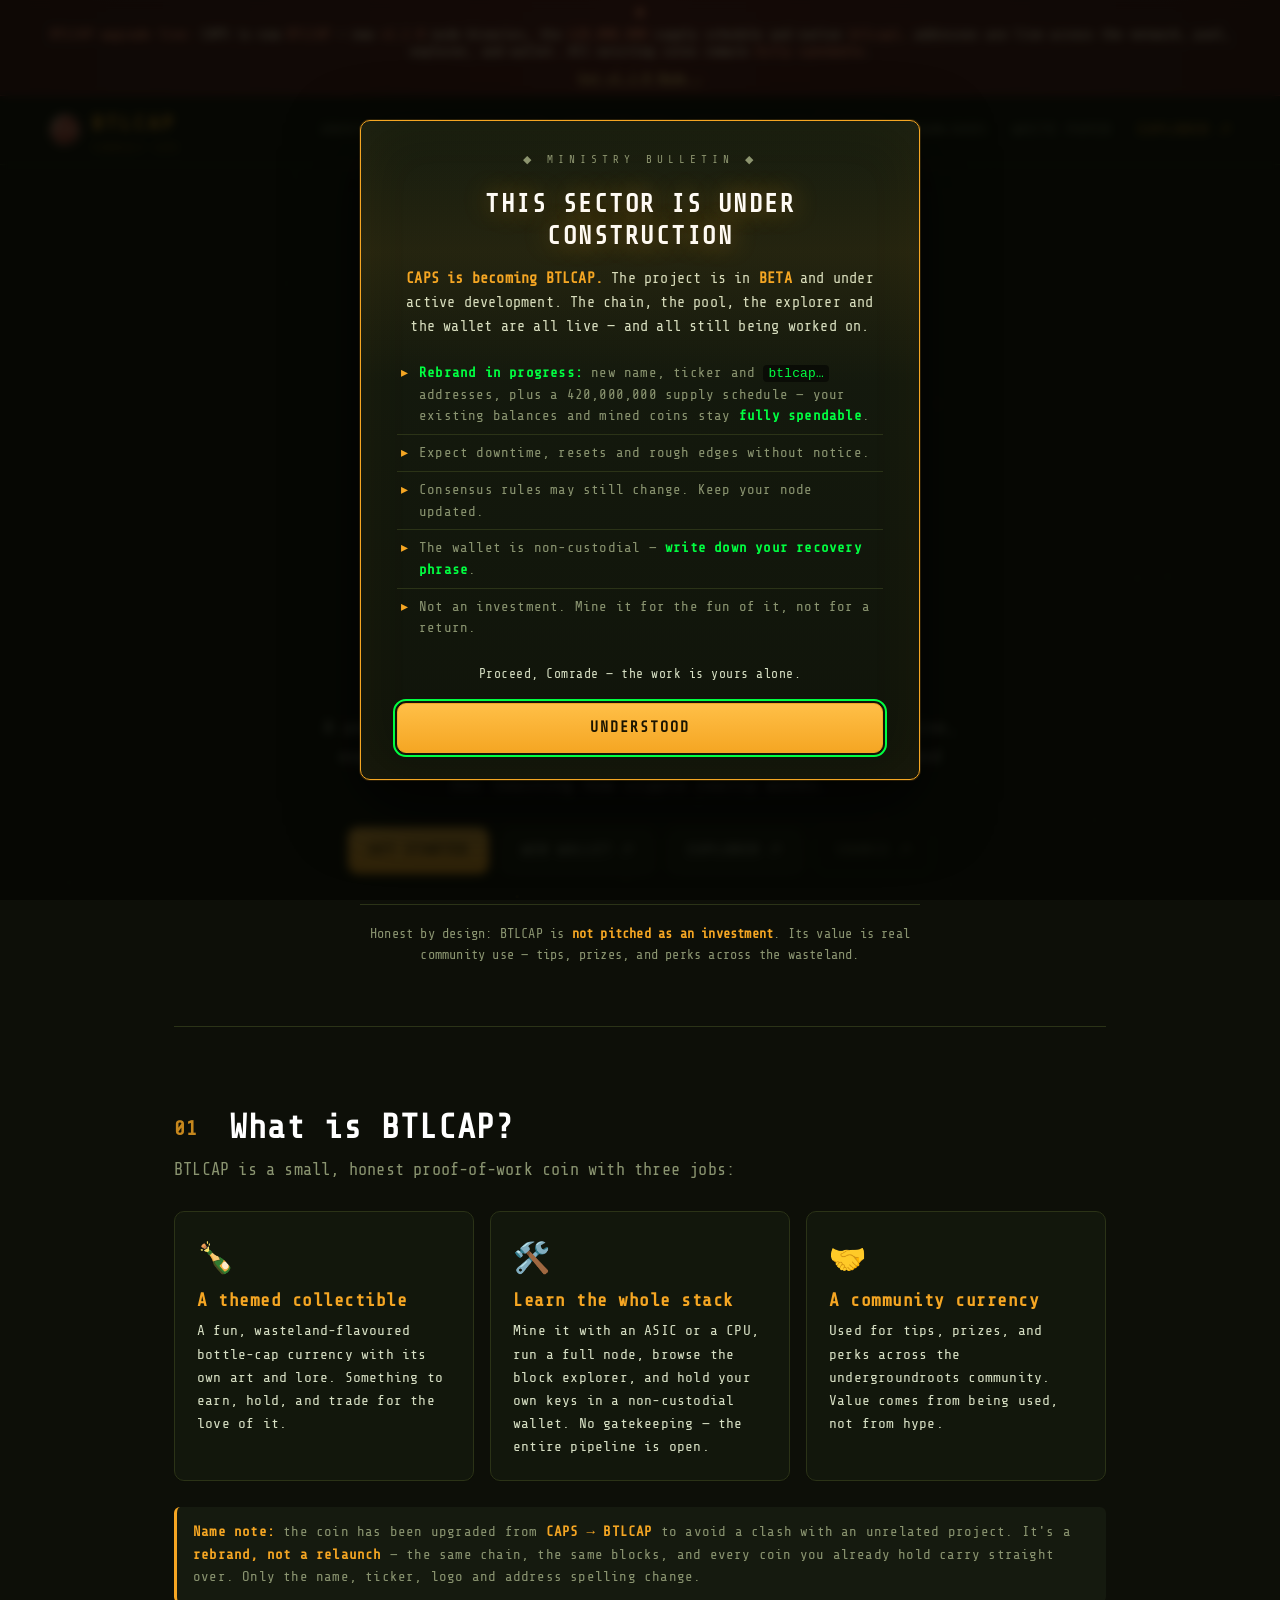
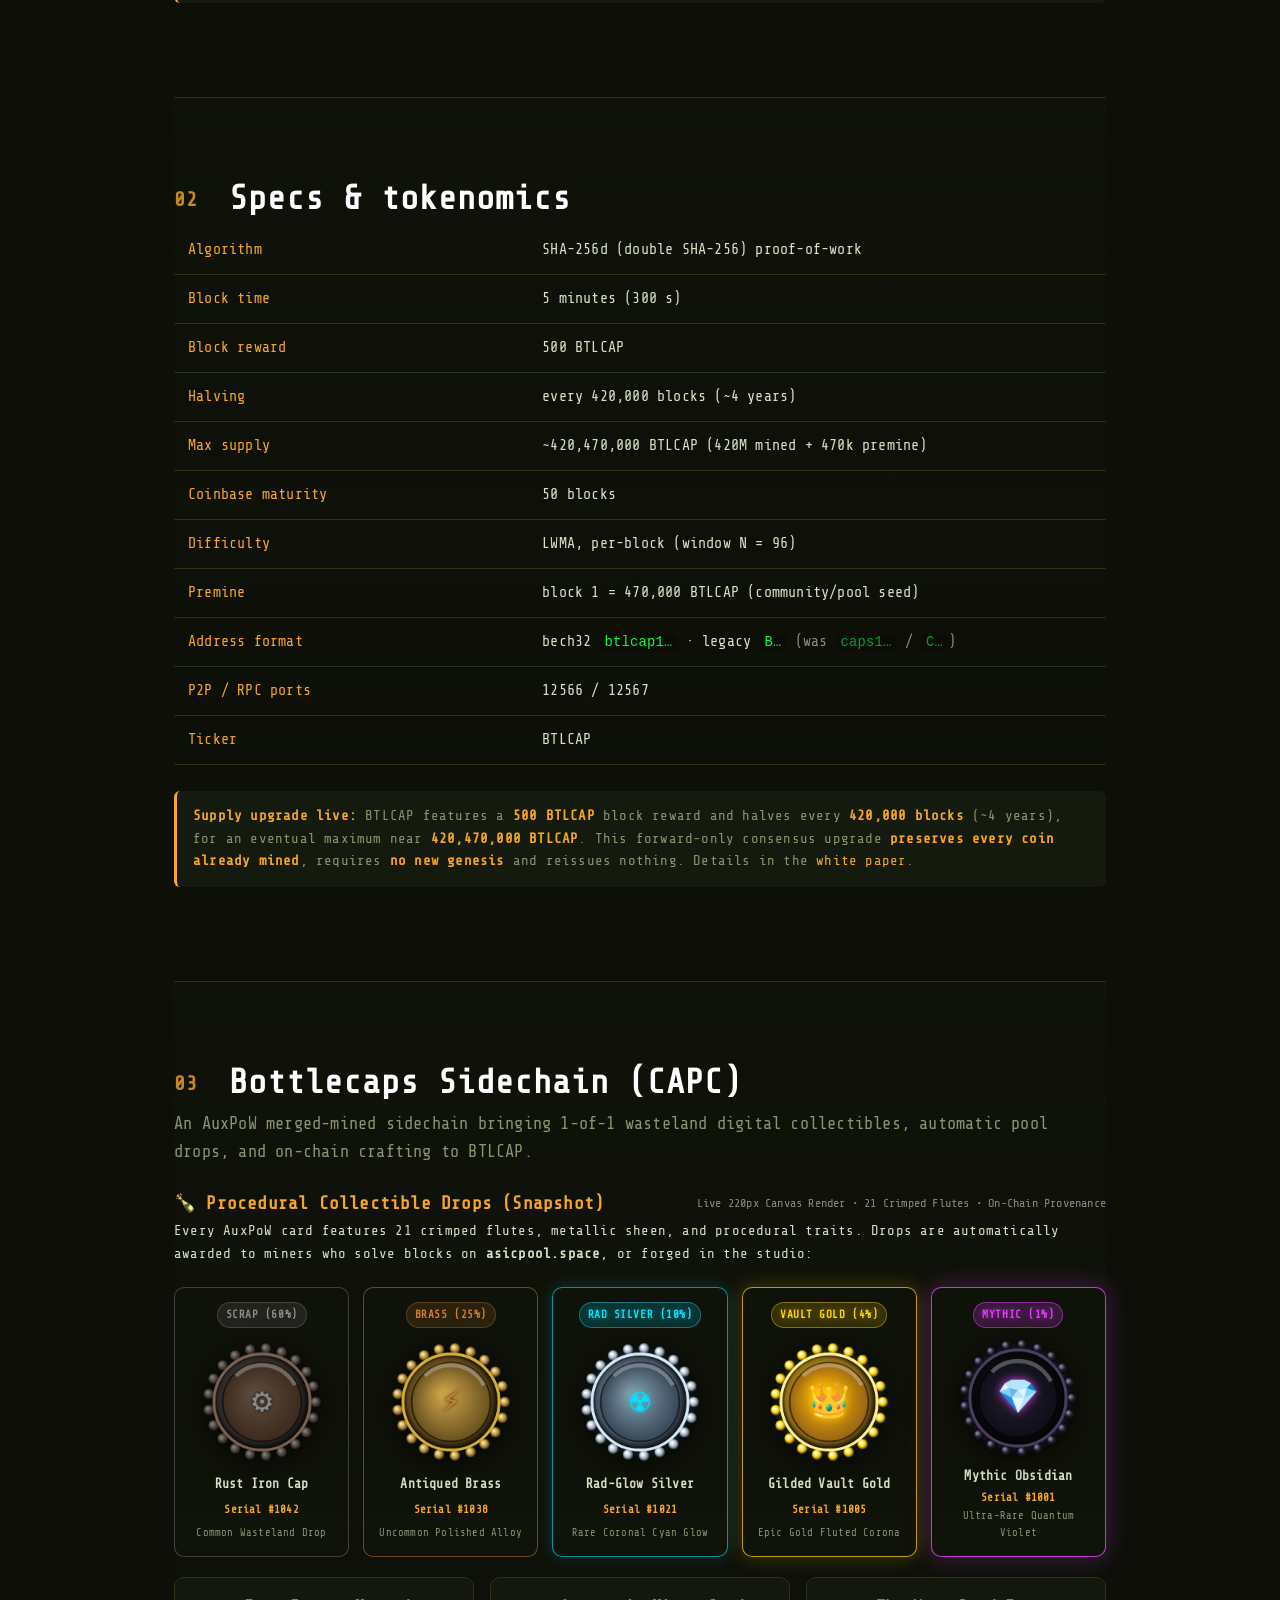
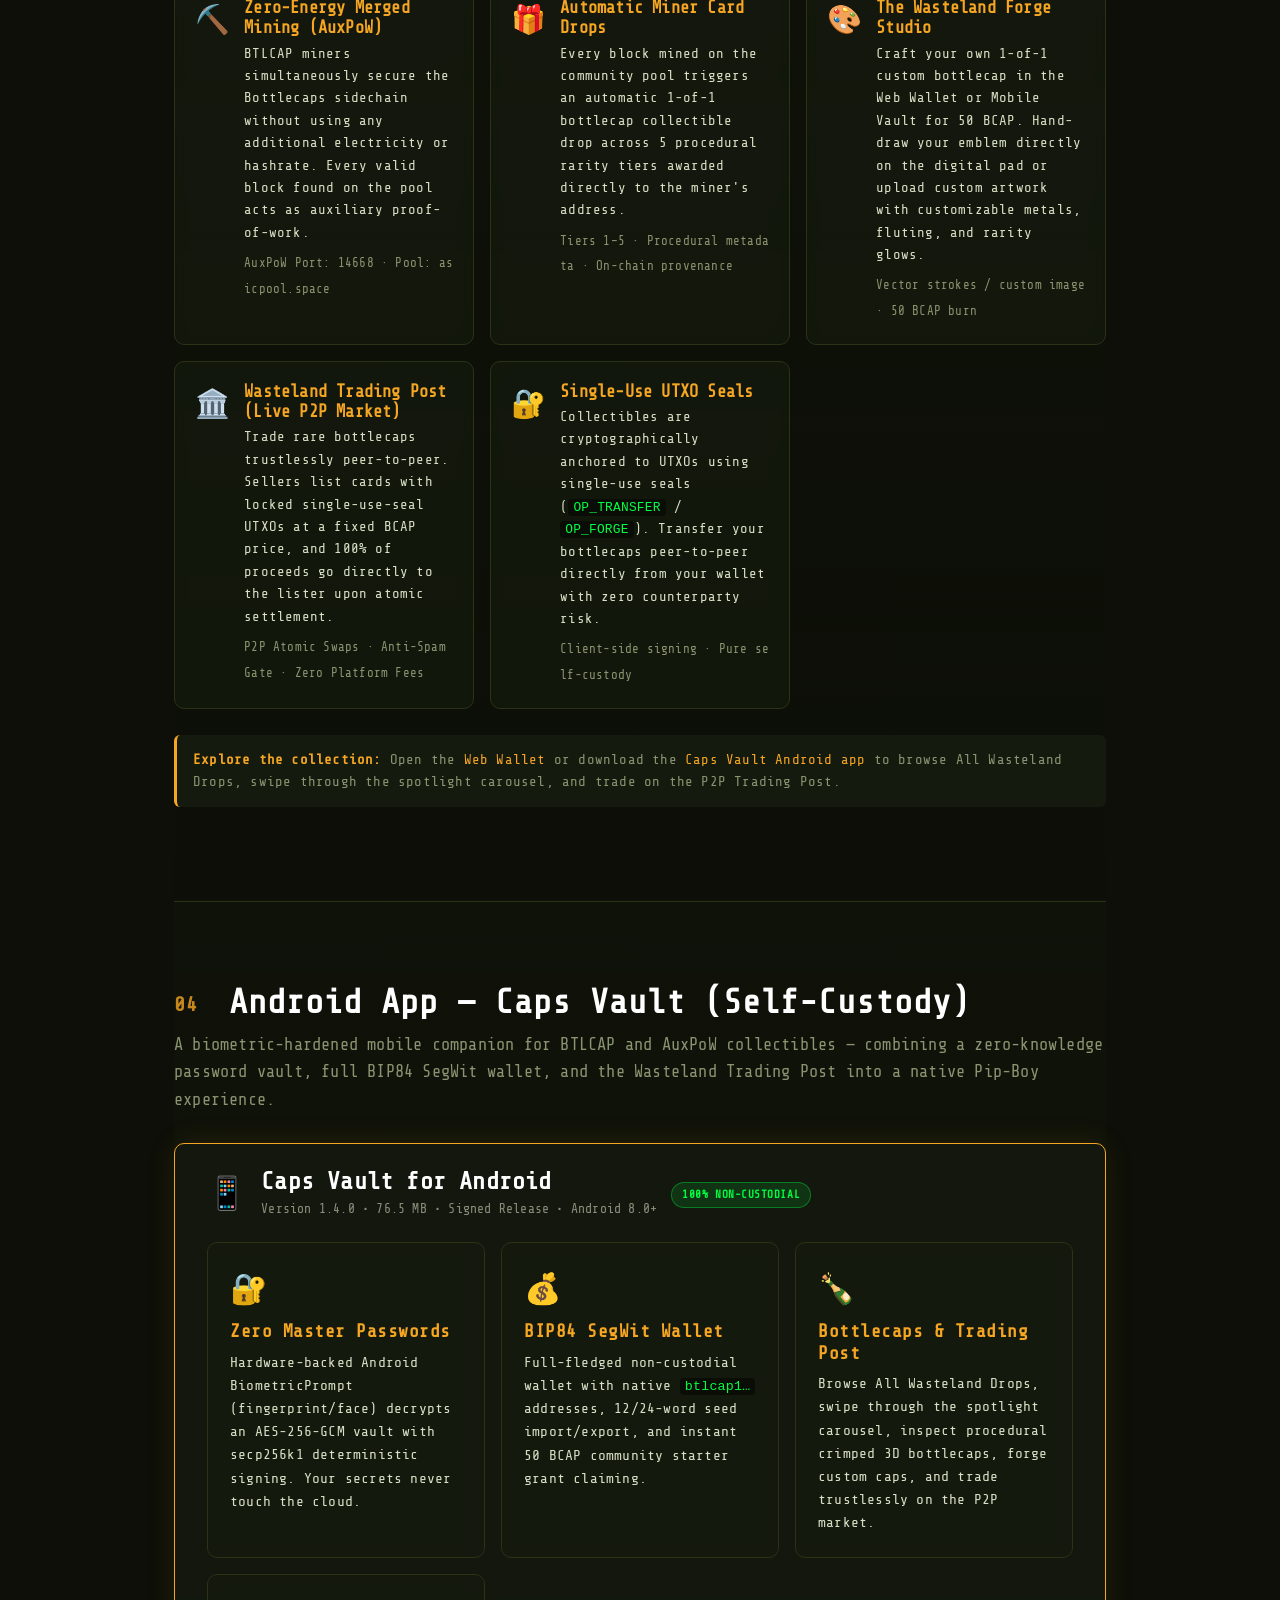
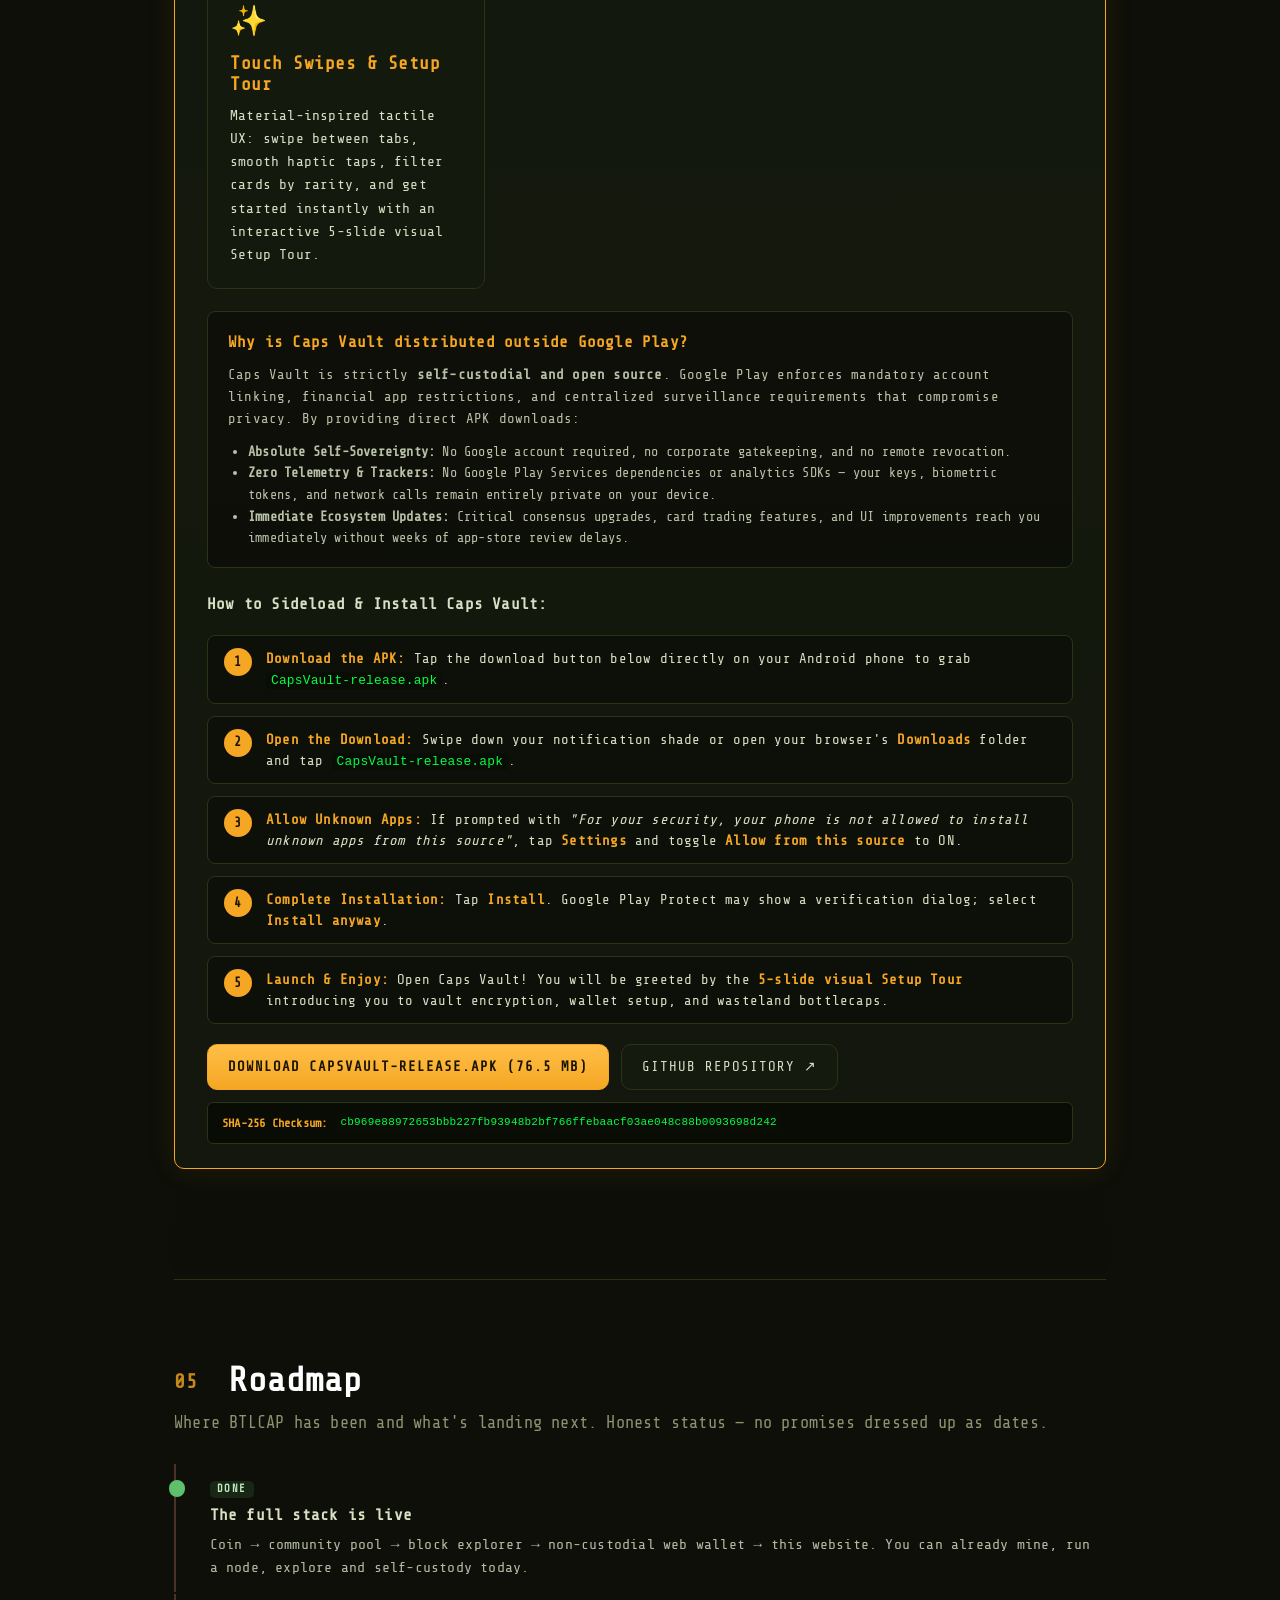
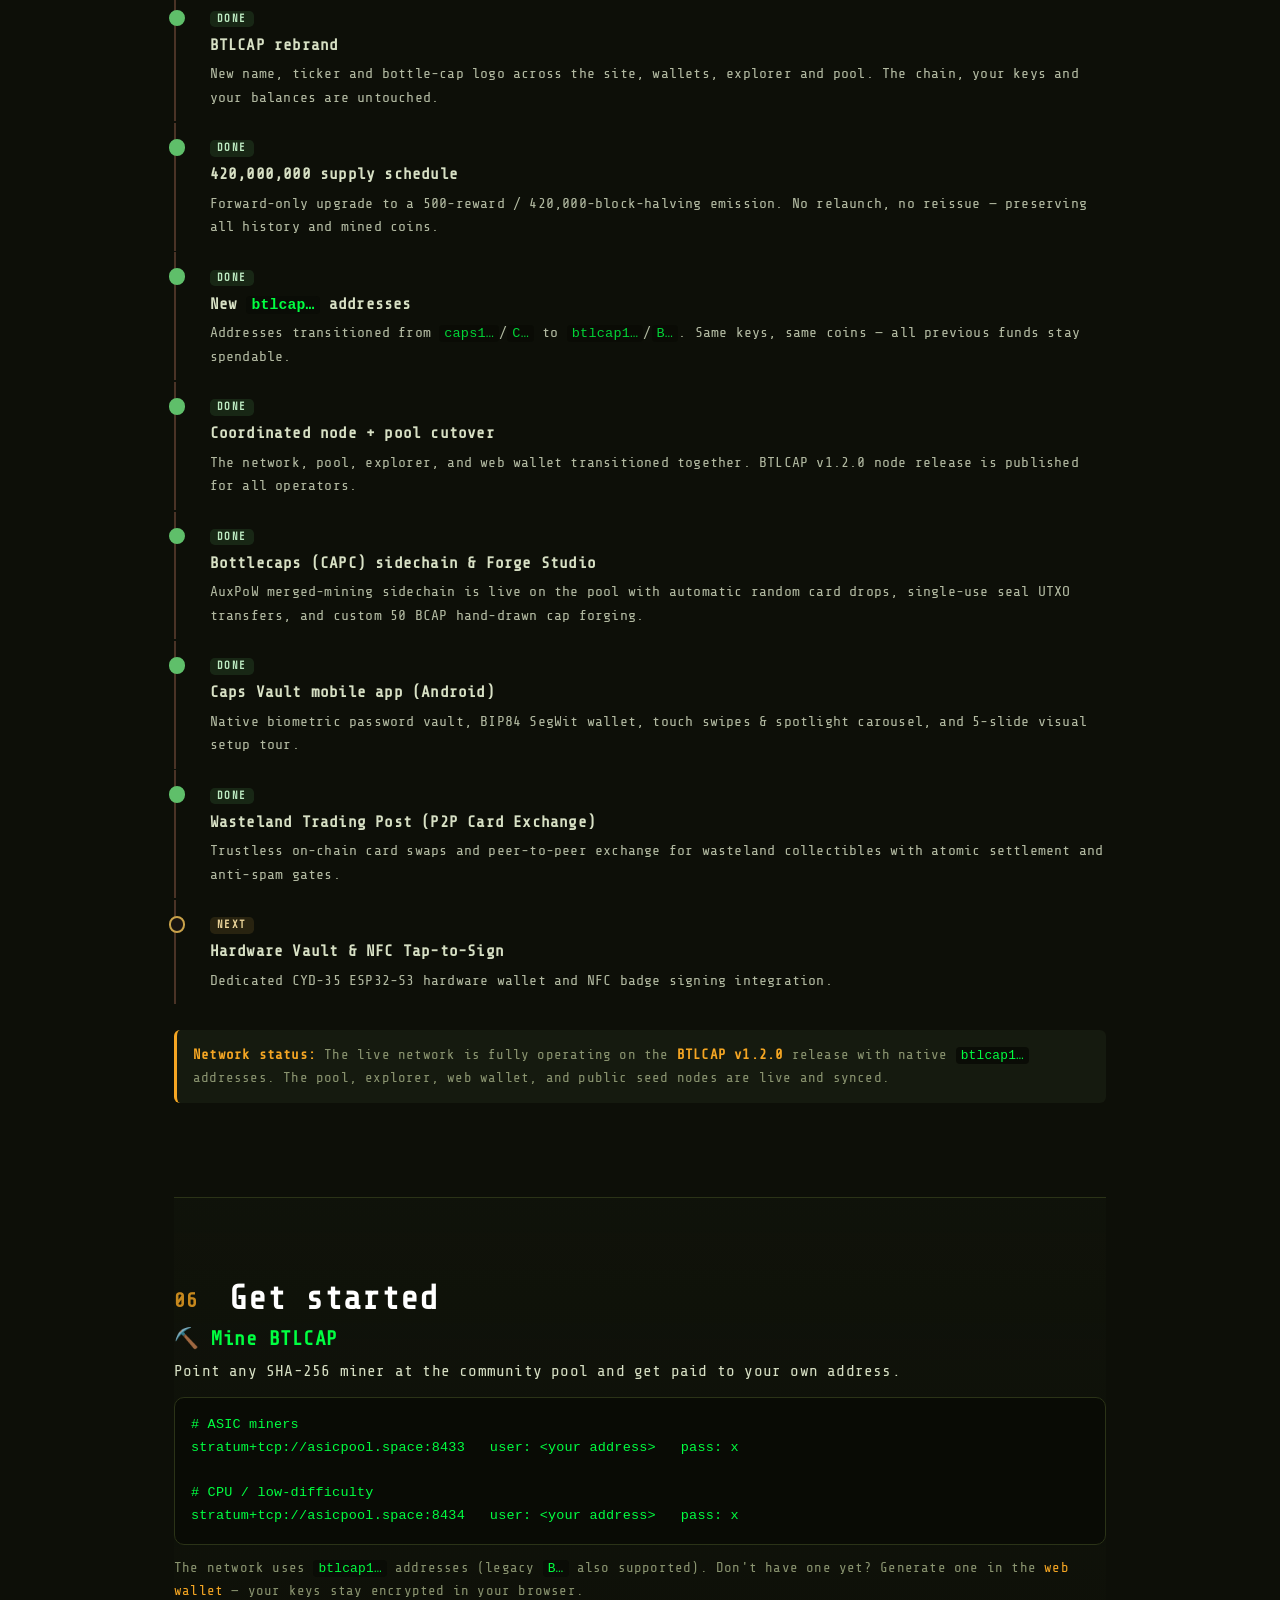
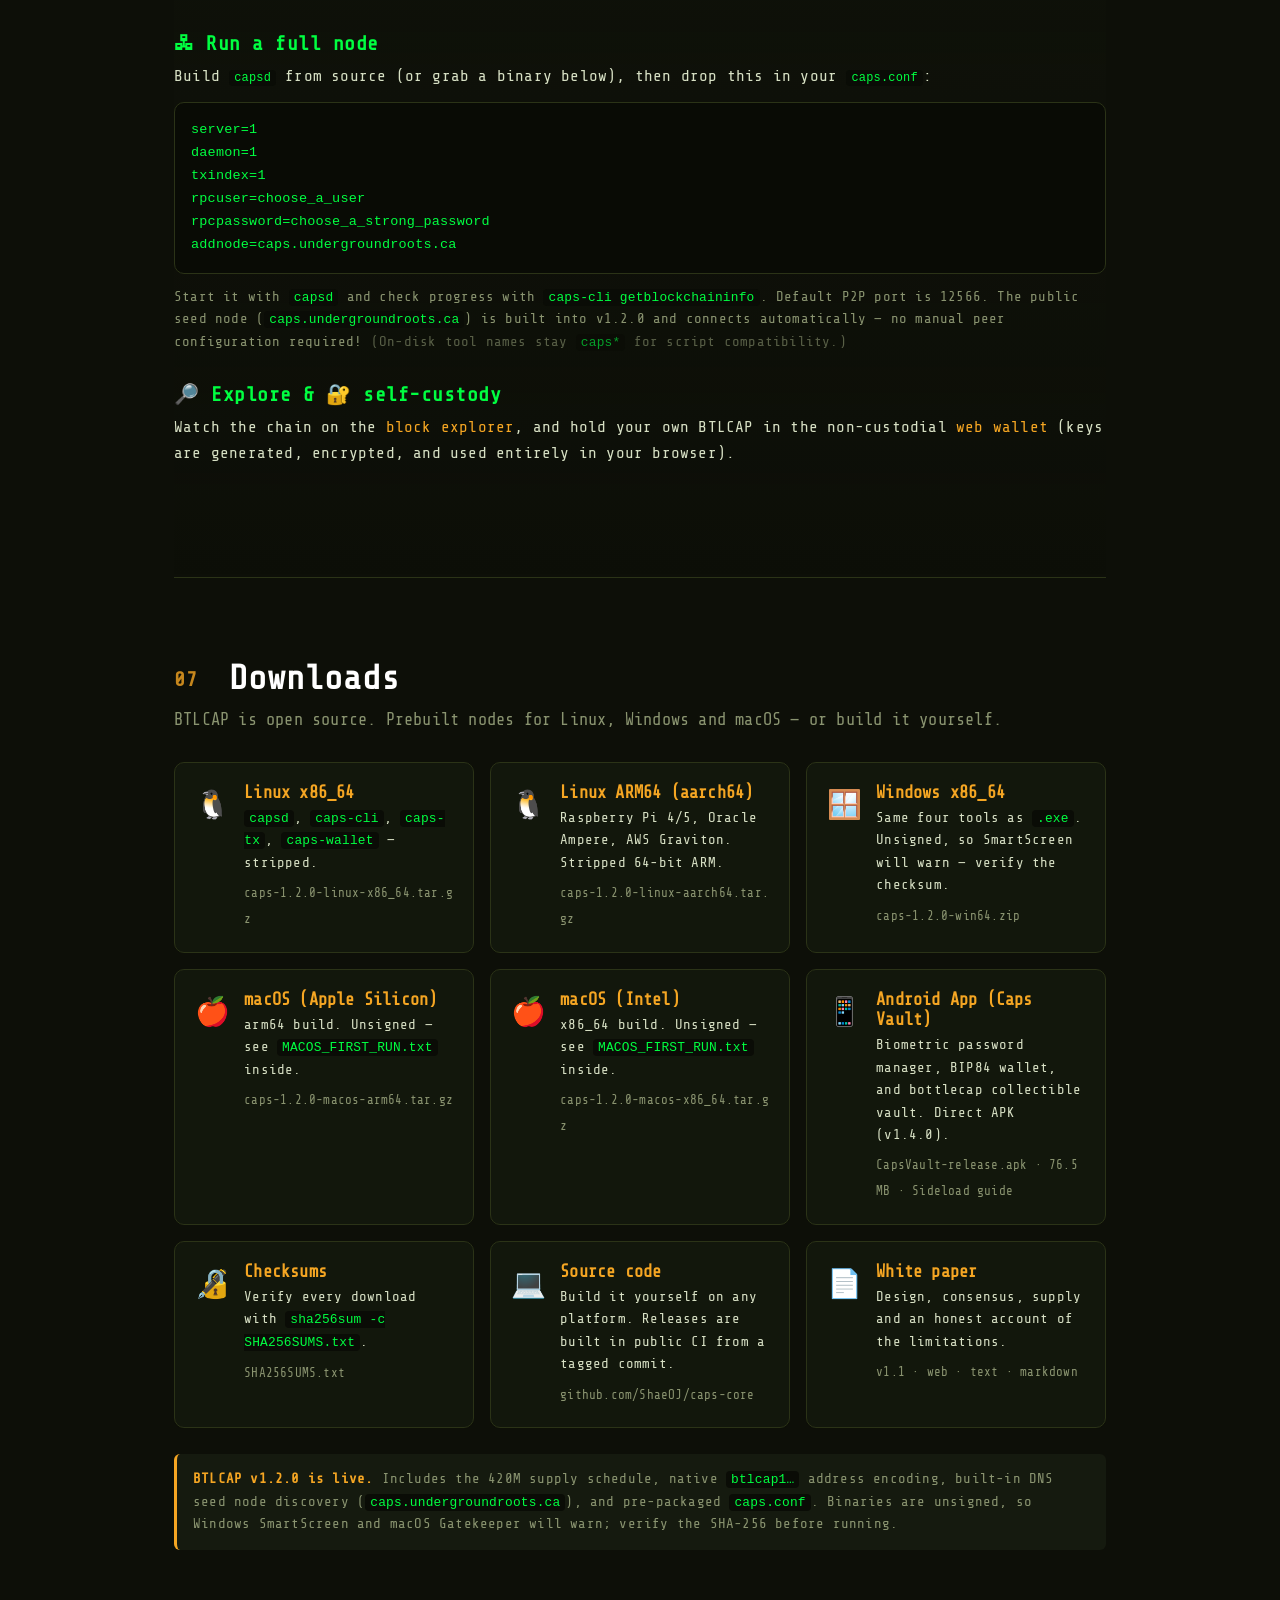
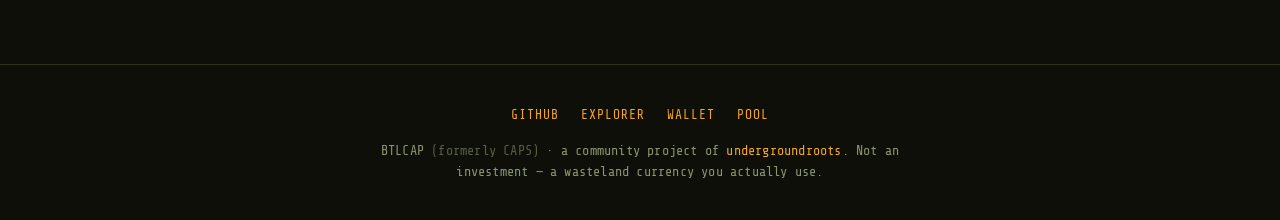
<file: index.html>
<!doctype html>
<html lang="en">
<head>
<meta charset="utf-8">
<meta name="viewport" content="width=device-width, initial-scale=1">
<meta name="color-scheme" content="dark">
<title>BTLCAP — mine it, own it, trade it</title>
<meta name="description" content="BTLCAP (formerly CAPS) is a post-apocalyptic bottle-cap community currency you can mine, explore, and self-custody. SHA256d proof-of-work. Not an investment — value is real community use.">
<meta property="og:title" content="BTLCAP — a wasteland community currency">
<meta property="og:description" content="Mine it. Own it. Trade it. A SHA256d community coin you can run, mine, explore and self-custody.">
<meta property="og:type" content="website">
<meta property="og:image" content="/assets/btlcap-og.webp">
<link rel="icon" type="image/png" href="/assets/btlcap-favicon.png">
<link rel="stylesheet" href="/assets/style.css?v=202611040845">
<style>
  /* transitional update banner */
  .update-bar{position:sticky;top:0;z-index:50;display:flex;gap:.6rem;align-items:center;justify-content:center;
    flex-wrap:wrap;padding:.5rem .9rem;font:600 .82rem/1.3 var(--mono,ui-monospace,monospace);
    text-align:center;color:#ffe9c7;background:linear-gradient(90deg,#3a1414,#5a1d1d,#3a1414);
    border-bottom:1px solid #7a2a2a;box-shadow:0 1px 0 rgba(0,0,0,.4)}
  .update-bar b{color:#ff8d6b}
  .update-bar a{color:#ffd27a;text-decoration:underline;white-space:nowrap}
  .update-bar .pulse{display:inline-block;width:.55rem;height:.55rem;border-radius:50%;background:#ff8d6b;
    box-shadow:0 0 0 0 rgba(255,141,107,.7);animation:ubp 2s infinite}
  @keyframes ubp{0%{box-shadow:0 0 0 0 rgba(255,141,107,.6)}70%{box-shadow:0 0 0 .5rem rgba(255,141,107,0)}100%{box-shadow:0 0 0 0 rgba(255,141,107,0)}}
  .brand .formerly,.hero .formerly{display:block;font:500 .62rem/1 var(--mono,monospace);letter-spacing:.18em;
    opacity:.6;text-transform:uppercase;margin-top:.15rem}
  /* roadmap timeline */
  .road{list-style:none;margin:1.4rem 0 0;padding:0;display:grid;gap:.1rem}
  .road li{position:relative;padding:.75rem 0 .75rem 2.1rem;border-left:2px solid #4a3326}
  .road li::before{content:"";position:absolute;left:-.46rem;top:1rem;width:.8rem;height:.8rem;border-radius:50%;
    background:#1a1410;border:2px solid #4a3326}
  .road li.done::before{background:#5fbf6a;border-color:#5fbf6a}
  .road li.active::before{background:#ff8d6b;border-color:#ff8d6b;box-shadow:0 0 0 .18rem rgba(255,141,107,.25)}
  .road li.next::before{background:#1a1410;border-color:#c9a24a}
  .road .ph{display:inline-block;font:700 .66rem/1 var(--mono,monospace);letter-spacing:.14em;text-transform:uppercase;
    padding:.18rem .45rem;border-radius:.3rem;margin-right:.5rem;vertical-align:.08em}
  .road li.done .ph{color:#bdebc2;background:rgba(95,191,106,.14)}
  .road li.active .ph{color:#ffd0bf;background:rgba(255,141,107,.16)}
  .road li.next .ph{color:#ecd59a;background:rgba(201,162,74,.14)}
  .road h4{margin:.1rem 0 .25rem;font-size:1rem}
  .road p{margin:0;opacity:.82;font-size:.92rem}
  .muted{opacity:.6}
</style>
</head>
<body>
<canvas id="bgfx" aria-hidden="true"></canvas>
<div class="scanlines" aria-hidden="true"></div>

<div class="update-bar" role="status">
  <span class="pulse" aria-hidden="true"></span>
  <span><b>BTLCAP upgrade live:</b> CAPS is now <b>BTLCAP</b> — new <b>v1.2.0</b> node binaries, the <b>420,000,000</b> supply schedule and native <b>btlcap1…</b> addresses are live across the network, pool, explorer, and wallet. All existing coins remain <b>fully spendable</b>.</span>
  <a href="#downloads">Get v1.2.0 Node →</a>
</div>

<header class="site-nav">
  <a class="brand" href="#top"><img src="/assets/btlcap-logo.webp" alt="" width="34" height="34"><span>BTLCAP<span class="formerly">formerly CAPS</span></span></a>
  <nav>
    <a href="#about">About</a>
    <a href="#specs">Specs</a>
    <a href="#sidechain">Sidechain</a>
    <a href="#android">Android App</a>
    <a href="#roadmap">Roadmap</a>
    <a href="#start">Get started</a>
    <a href="#downloads">Downloads</a>
    <a href="/whitepaper/">White paper</a>
    <a class="ext" href="https://caps.undergroundroots.ca">Explorer ↗</a>
  </nav>
</header>

<main id="top">

  <section class="hero">
    <img class="hero-logo" src="/assets/btlcap-logo.webp" alt="BTLCAP bottle-cap logo" width="200" height="200">
    <h1>BTLCAP<span class="formerly">formerly CAPS · same chain, same coins</span></h1>
    <p class="tag">Mine it. Own it. Trade it.</p>
    <p class="sub">A post-apocalyptic bottle-cap <b>community currency</b> you can mine, explore, and self-custody — for fun, for the community, and for learning how crypto really works.</p>
    <div class="cta">
      <a class="btn primary" href="#start">Get started</a>
      <a class="btn" href="https://wallet.undergroundroots.ca">Web wallet ↗</a>
      <a class="btn" href="https://caps.undergroundroots.ca">Explorer ↗</a>
      <a class="btn ghost" href="https://github.com/ShaeOJ/caps-core">Source ↗</a>
    </div>
    <p class="honest">Honest by design: BTLCAP is <b>not pitched as an investment</b>. Its value is real community use — tips, prizes, and perks across the wasteland.</p>
  </section>

  <section id="about" class="band">
    <h2><span class="num">01</span> What is BTLCAP?</h2>
    <p class="lead">BTLCAP is a small, honest proof-of-work coin with three jobs:</p>
    <div class="pillars">
      <div class="card">
        <div class="ico">🍾</div>
        <h3>A themed collectible</h3>
        <p>A fun, wasteland-flavoured bottle-cap currency with its own art and lore. Something to earn, hold, and trade for the love of it.</p>
      </div>
      <div class="card">
        <div class="ico">🛠️</div>
        <h3>Learn the whole stack</h3>
        <p>Mine it with an ASIC or a CPU, run a full node, browse the block explorer, and hold your own keys in a non-custodial wallet. No gatekeeping — the entire pipeline is open.</p>
      </div>
      <div class="card">
        <div class="ico">🤝</div>
        <h3>A community currency</h3>
        <p>Used for tips, prizes, and perks across the undergroundroots community. Value comes from being used, not from hype.</p>
      </div>
    </div>
    <p class="note"><b>Name note:</b> the coin has been upgraded from <b>CAPS → BTLCAP</b> to avoid a clash with an unrelated project. It's a <b>rebrand, not a relaunch</b> — the same chain, the same blocks, and every coin you already hold carry straight over. Only the name, ticker, logo and address spelling change.</p>
  </section>

  <section id="specs" class="band alt">
    <h2><span class="num">02</span> Specs &amp; tokenomics</h2>
    <div class="table-wrap">
    <table class="specs">
      <tbody>
        <tr><th>Algorithm</th><td>SHA-256d (double SHA-256) proof-of-work</td></tr>
        <tr><th>Block time</th><td>5 minutes (300 s)</td></tr>
        <tr><th>Block reward</th><td>500 BTLCAP</td></tr>
        <tr><th>Halving</th><td>every 420,000 blocks (~4 years)</td></tr>
        <tr><th>Max supply</th><td>~420,470,000 BTLCAP (420M mined + 470k premine)</td></tr>
        <tr><th>Coinbase maturity</th><td>50 blocks</td></tr>
        <tr><th>Difficulty</th><td>LWMA, per-block (window N = 96)</td></tr>
        <tr><th>Premine</th><td>block 1 = 470,000 BTLCAP (community/pool seed)</td></tr>
        <tr><th>Address format</th><td>bech32 <code>btlcap1…</code> · legacy <code>B…</code> <span class="muted">(was <code>caps1…</code> / <code>C…</code>)</span></td></tr>
        <tr><th>P2P / RPC ports</th><td>12566 / 12567</td></tr>
        <tr><th>Ticker</th><td>BTLCAP</td></tr>
      </tbody>
    </table>
    </div>
    <p class="note"><b>Supply upgrade live:</b> BTLCAP features a <b>500&nbsp;BTLCAP</b> block reward and halves every <b>420,000&nbsp;blocks</b> (~4&nbsp;years), for an eventual maximum near <b>420,470,000&nbsp;BTLCAP</b>. This forward-only consensus upgrade <b>preserves every coin already mined</b>, requires <b>no new genesis</b> and reissues nothing. Details in the <a href="/whitepaper/">white paper</a>.</p>
  </section>

  <section id="sidechain" class="band alt">
    <h2><span class="num">03</span> Bottlecaps Sidechain (CAPC)</h2>
    <p class="lead">An AuxPoW merged-mined sidechain bringing 1-of-1 wasteland digital collectibles, automatic pool drops, and on-chain crafting to BTLCAP.</p>

    <!-- Interactive Procedural Bottlecaps Snapshot Showcase -->
    <div style="margin: 24px 0 10px;">
      <div style="display:flex; justify-content:space-between; align-items:center; flex-wrap:wrap; gap:8px;">
        <h3 style="margin:0; font-size:18px; color:var(--amber);">🍾 Procedural Collectible Drops (Snapshot)</h3>
        <span class="muted" style="font-size:12px;">Live 220px Canvas Render &bull; 21 Crimped Flutes &bull; On-Chain Provenance</span>
      </div>
      <p style="margin:6px 0 18px; font-size:14px; color:var(--fg);">
        Every AuxPoW card features 21 crimped flutes, metallic sheen, and procedural traits. Drops are automatically awarded to miners who solve blocks on <b>asicpool.space</b>, or forged in the studio:
      </p>

      <div class="cap-showcase-tray">
        <div class="cap-sample-card tier-1">
          <span class="cap-sample-badge t1">Scrap (60%)</span>
          <div class="cap-sample-canvas-wrap"><canvas id="cvs-tier-1" width="160" height="160"></canvas></div>
          <div class="cap-sample-title">Rust Iron Cap</div>
          <div class="cap-sample-serial">Serial #1042</div>
          <div class="cap-sample-sub">Common Wasteland Drop</div>
        </div>

        <div class="cap-sample-card tier-2">
          <span class="cap-sample-badge t2">Brass (25%)</span>
          <div class="cap-sample-canvas-wrap"><canvas id="cvs-tier-2" width="160" height="160"></canvas></div>
          <div class="cap-sample-title">Antiqued Brass</div>
          <div class="cap-sample-serial">Serial #1038</div>
          <div class="cap-sample-sub">Uncommon Polished Alloy</div>
        </div>

        <div class="cap-sample-card tier-3">
          <span class="cap-sample-badge t3">Rad Silver (10%)</span>
          <div class="cap-sample-canvas-wrap"><canvas id="cvs-tier-3" width="160" height="160"></canvas></div>
          <div class="cap-sample-title">Rad-Glow Silver</div>
          <div class="cap-sample-serial">Serial #1021</div>
          <div class="cap-sample-sub">Rare Coronal Cyan Glow</div>
        </div>

        <div class="cap-sample-card tier-4">
          <span class="cap-sample-badge t4">Vault Gold (4%)</span>
          <div class="cap-sample-canvas-wrap"><canvas id="cvs-tier-4" width="160" height="160"></canvas></div>
          <div class="cap-sample-title">Gilded Vault Gold</div>
          <div class="cap-sample-serial">Serial #1005</div>
          <div class="cap-sample-sub">Epic Gold Fluted Corona</div>
        </div>

        <div class="cap-sample-card tier-5">
          <span class="cap-sample-badge t5">Mythic (1%)</span>
          <div class="cap-sample-canvas-wrap"><canvas id="cvs-tier-5" width="160" height="160"></canvas></div>
          <div class="cap-sample-title">Mythic Obsidian</div>
          <div class="cap-sample-serial">Serial #1001</div>
          <div class="cap-sample-sub">Ultra-Rare Quantum Violet</div>
        </div>
      </div>
    </div>

    <div class="dl-grid" style="margin: 20px 0;">
      <div class="dl">
        <div class="dl-ico">⛏️</div>
        <div>
          <h3>Zero-Energy Merged Mining (AuxPoW)</h3>
          <p>BTLCAP miners simultaneously secure the Bottlecaps sidechain without using any additional electricity or hashrate. Every valid block found on the pool acts as auxiliary proof-of-work.</p>
          <span class="dl-meta">AuxPoW Port: 14668 · Pool: asicpool.space</span>
        </div>
      </div>

      <div class="dl">
        <div class="dl-ico">🎁</div>
        <div>
          <h3>Automatic Miner Card Drops</h3>
          <p>Every block mined on the community pool triggers an automatic 1-of-1 bottlecap collectible drop across 5 procedural rarity tiers awarded directly to the miner's address.</p>
          <span class="dl-meta">Tiers 1–5 · Procedural metadata · On-chain provenance</span>
        </div>
      </div>

      <div class="dl">
        <div class="dl-ico">🎨</div>
        <div>
          <h3>The Wasteland Forge Studio</h3>
          <p>Craft your own 1-of-1 custom bottlecap in the Web Wallet or Mobile Vault for 50 BCAP. Hand-draw your emblem directly on the digital pad or upload custom artwork with customizable metals, fluting, and rarity glows.</p>
          <span class="dl-meta">Vector strokes / custom image · 50 BCAP burn</span>
        </div>
      </div>

      <div class="dl">
        <div class="dl-ico">🏛️</div>
        <div>
          <h3>Wasteland Trading Post (Live P2P Market)</h3>
          <p>Trade rare bottlecaps trustlessly peer-to-peer. Sellers list cards with locked single-use-seal UTXOs at a fixed BCAP price, and 100% of proceeds go directly to the lister upon atomic settlement.</p>
          <span class="dl-meta">P2P Atomic Swaps · Anti-Spam Gate · Zero Platform Fees</span>
        </div>
      </div>

      <div class="dl">
        <div class="dl-ico">🔐</div>
        <div>
          <h3>Single-Use UTXO Seals</h3>
          <p>Collectibles are cryptographically anchored to UTXOs using single-use seals (<code>OP_TRANSFER</code> / <code>OP_FORGE</code>). Transfer your bottlecaps peer-to-peer directly from your wallet with zero counterparty risk.</p>
          <span class="dl-meta">Client-side signing · Pure self-custody</span>
        </div>
      </div>
    </div>

    <p class="note"><b>Explore the collection:</b> Open the <a href="https://wallet.undergroundroots.ca">Web Wallet</a> or download the <a href="#android">Caps Vault Android app</a> to browse All Wasteland Drops, swipe through the spotlight carousel, and trade on the P2P Trading Post.</p>
  </section>

  <section id="android" class="band alt">
    <h2><span class="num">04</span> Android App — Caps Vault (Self-Custody)</h2>
    <p class="lead">A biometric-hardened mobile companion for BTLCAP and AuxPoW collectibles — combining a zero-knowledge password vault, full BIP84 SegWit wallet, and the Wasteland Trading Post into a native Pip-Boy experience.</p>

    <div class="android-box">
      <div class="android-header">
        <span style="font-size:32px;">📱</span>
        <div>
          <h3>Caps Vault for Android</h3>
          <span class="muted" style="font-size:13px;">Version 1.4.0 &bull; 76.5 MB &bull; Signed Release &bull; Android 8.0+</span>
        </div>
        <span class="android-tag">100% NON-CUSTODIAL</span>
      </div>

      <div class="pillars" style="margin:20px 0;">
        <div class="card">
          <div class="ico">🔐</div>
          <h3>Zero Master Passwords</h3>
          <p>Hardware-backed Android BiometricPrompt (fingerprint/face) decrypts an AES-256-GCM vault with secp256k1 deterministic signing. Your secrets never touch the cloud.</p>
        </div>
        <div class="card">
          <div class="ico">💰</div>
          <h3>BIP84 SegWit Wallet</h3>
          <p>Full-fledged non-custodial wallet with native <code>btlcap1…</code> addresses, 12/24-word seed import/export, and instant 50 BCAP community starter grant claiming.</p>
        </div>
        <div class="card">
          <div class="ico">🍾</div>
          <h3>Bottlecaps &amp; Trading Post</h3>
          <p>Browse All Wasteland Drops, swipe through the spotlight carousel, inspect procedural crimped 3D bottlecaps, forge custom caps, and trade trustlessly on the P2P market.</p>
        </div>
        <div class="card">
          <div class="ico">✨</div>
          <h3>Touch Swipes &amp; Setup Tour</h3>
          <p>Material-inspired tactile UX: swipe between tabs, smooth haptic taps, filter cards by rarity, and get started instantly with an interactive 5-slide visual Setup Tour.</p>
        </div>
      </div>

      <div style="background:rgba(10,12,6,0.65); border:1px solid var(--line); border-radius:8px; padding:18px 20px; margin:22px 0;">
        <h4 style="margin:0 0 8px; color:var(--amber); font-size:16px;">Why is Caps Vault distributed outside Google Play?</h4>
        <p style="margin:0 0 10px; font-size:14px; opacity:0.85; line-height:1.6;">
          Caps Vault is strictly <b>self-custodial and open source</b>. Google Play enforces mandatory account linking, financial app restrictions, and centralized surveillance requirements that compromise privacy. By providing direct APK downloads:
        </p>
        <ul style="margin:0; padding-left:20px; font-size:13.5px; opacity:0.85; line-height:1.6;">
          <li><b>Absolute Self-Sovereignty:</b> No Google account required, no corporate gatekeeping, and no remote revocation.</li>
          <li><b>Zero Telemetry &amp; Trackers:</b> No Google Play Services dependencies or analytics SDKs — your keys, biometric tokens, and network calls remain entirely private on your device.</li>
          <li><b>Immediate Ecosystem Updates:</b> Critical consensus upgrades, card trading features, and UI improvements reach you immediately without weeks of app-store review delays.</li>
        </ul>
      </div>

      <h4 style="margin:24px 0 10px; color:var(--fg); font-size:16px;">How to Sideload &amp; Install Caps Vault:</h4>
      <ol class="sideload-list">
        <li class="sideload-step">
          <span class="sideload-num">1</span>
          <div class="sideload-text">
            <b>Download the APK:</b> Tap the download button below directly on your Android phone to grab <code>CapsVault-release.apk</code>.
          </div>
        </li>
        <li class="sideload-step">
          <span class="sideload-num">2</span>
          <div class="sideload-text">
            <b>Open the Download:</b> Swipe down your notification shade or open your browser's <b>Downloads</b> folder and tap <code>CapsVault-release.apk</code>.
          </div>
        </li>
        <li class="sideload-step">
          <span class="sideload-num">3</span>
          <div class="sideload-text">
            <b>Allow Unknown Apps:</b> If prompted with <i>"For your security, your phone is not allowed to install unknown apps from this source"</i>, tap <b>Settings</b> and toggle <b>Allow from this source</b> to ON.
          </div>
        </li>
        <li class="sideload-step">
          <span class="sideload-num">4</span>
          <div class="sideload-text">
            <b>Complete Installation:</b> Tap <b>Install</b>. Google Play Protect may show a verification dialog; select <b>Install anyway</b>.
          </div>
        </li>
        <li class="sideload-step">
          <span class="sideload-num">5</span>
          <div class="sideload-text">
            <b>Launch &amp; Enjoy:</b> Open Caps Vault! You will be greeted by the <b>5-slide visual Setup Tour</b> introducing you to vault encryption, wallet setup, and wasteland bottlecaps.
          </div>
        </li>
      </ol>

      <div style="display:flex; gap:12px; flex-wrap:wrap; align-items:center; margin-top:20px;">
        <a class="btn primary" href="/downloads/CapsVault-release.apk">Download CapsVault-release.apk (76.5 MB)</a>
        <a class="btn" href="https://github.com/ShaeOJ/CapsPasswordManager" target="_blank" rel="noopener">GitHub Repository ↗</a>
      </div>

      <div class="sha-box">
        <span style="color:var(--amber); font-weight:700;">SHA-256 Checksum:</span>
        <code>cb969e88972653bbb227fb93948b2bf766ffebaacf03ae048c88b0093698d242</code>
      </div>
    </div>
  </section>

  <section id="roadmap" class="band">
    <h2><span class="num">05</span> Roadmap</h2>
    <p class="lead">Where BTLCAP has been and what's landing next. Honest status — no promises dressed up as dates.</p>
    <ol class="road">
      <li class="done"><span class="ph">Done</span><h4>The full stack is live</h4><p>Coin → community pool → block explorer → non-custodial web wallet → this website. You can already mine, run a node, explore and self-custody today.</p></li>
      <li class="done"><span class="ph">Done</span><h4>BTLCAP rebrand</h4><p>New name, ticker and bottle-cap logo across the site, wallets, explorer and pool. The chain, your keys and your balances are untouched.</p></li>
      <li class="done"><span class="ph">Done</span><h4>420,000,000 supply schedule</h4><p>Forward-only upgrade to a 500-reward / 420,000-block-halving emission. No relaunch, no reissue — preserving all history and mined coins.</p></li>
      <li class="done"><span class="ph">Done</span><h4>New <code>btlcap…</code> addresses</h4><p>Addresses transitioned from <code>caps1…</code>/<code>C…</code> to <code>btlcap1…</code>/<code>B…</code>. Same keys, same coins — all previous funds stay spendable.</p></li>
      <li class="done"><span class="ph">Done</span><h4>Coordinated node + pool cutover</h4><p>The network, pool, explorer, and web wallet transitioned together. BTLCAP v1.2.0 node release is published for all operators.</p></li>
      <li class="done"><span class="ph">Done</span><h4>Bottlecaps (CAPC) sidechain &amp; Forge Studio</h4><p>AuxPoW merged-mining sidechain is live on the pool with automatic random card drops, single-use seal UTXO transfers, and custom 50 BCAP hand-drawn cap forging.</p></li>
      <li class="done"><span class="ph">Done</span><h4>Caps Vault mobile app (Android)</h4><p>Native biometric password vault, BIP84 SegWit wallet, touch swipes &amp; spotlight carousel, and 5-slide visual setup tour.</p></li>
      <li class="done"><span class="ph">Done</span><h4>Wasteland Trading Post (P2P Card Exchange)</h4><p>Trustless on-chain card swaps and peer-to-peer exchange for wasteland collectibles with atomic settlement and anti-spam gates.</p></li>
      <li class="next"><span class="ph">Next</span><h4>Hardware Vault &amp; NFC Tap-to-Sign</h4><p>Dedicated CYD-35 ESP32-S3 hardware wallet and NFC badge signing integration.</p></li>
    </ol>
    <p class="note"><b>Network status:</b> The live network is fully operating on the <b>BTLCAP v1.2.0</b> release with native <code>btlcap1…</code> addresses. The pool, explorer, web wallet, and public seed nodes are live and synced.</p>
  </section>

  <section id="start" class="band alt">
    <h2><span class="num">06</span> Get started</h2>

    <div class="step">
      <h3>⛏️ Mine BTLCAP</h3>
      <p>Point any SHA-256 miner at the community pool and get paid to your own address.</p>
      <pre><code># ASIC miners
stratum+tcp://asicpool.space:8433   user: &lt;your address&gt;   pass: x

# CPU / low-difficulty
stratum+tcp://asicpool.space:8434   user: &lt;your address&gt;   pass: x</code></pre>
      <p class="hint">The network uses <code>btlcap1…</code> addresses (legacy <code>B…</code> also supported). Don't have one yet? Generate one in the <a href="https://wallet.undergroundroots.ca">web wallet</a> — your keys stay encrypted in your browser.</p>
    </div>

    <div class="step">
      <h3>🖧 Run a full node</h3>
      <p>Build <code>capsd</code> from source (or grab a binary below), then drop this in your <code>caps.conf</code>:</p>
      <pre><code>server=1
daemon=1
txindex=1
rpcuser=choose_a_user
rpcpassword=choose_a_strong_password
addnode=caps.undergroundroots.ca</code></pre>
      <p class="hint">Start it with <code>capsd</code> and check progress with <code>caps-cli getblockchaininfo</code>. Default P2P port is 12566. The public seed node (<code>caps.undergroundroots.ca</code>) is built into v1.2.0 and connects automatically — no manual peer configuration required! <span class="muted">(On-disk tool names stay <code>caps*</code> for script compatibility.)</span></p>
    </div>

    <div class="step">
      <h3>🔎 Explore &amp; 🔐 self-custody</h3>
      <p>Watch the chain on the <a href="https://caps.undergroundroots.ca">block explorer</a>, and hold your own BTLCAP in the non-custodial <a href="https://wallet.undergroundroots.ca">web wallet</a> (keys are generated, encrypted, and used entirely in your browser).</p>
    </div>
  </section>

  <section id="downloads" class="band">
    <h2><span class="num">07</span> Downloads</h2>
    <p class="lead">BTLCAP is open source. Prebuilt nodes for Linux, Windows and macOS — or build it yourself.</p>

    <div class="dl-grid">
      <a class="dl" href="https://github.com/ShaeOJ/caps-core/releases/download/v1.2.0/caps-1.2.0-linux-x86_64.tar.gz">
        <div class="dl-ico">🐧</div>
        <div><h3>Linux x86_64</h3><p><code>capsd</code>, <code>caps-cli</code>, <code>caps-tx</code>, <code>caps-wallet</code> — stripped.</p><span class="dl-meta">caps-1.2.0-linux-x86_64.tar.gz</span></div>
      </a>
      <a class="dl" href="https://github.com/ShaeOJ/caps-core/releases/download/v1.2.0/caps-1.2.0-linux-aarch64.tar.gz">
        <div class="dl-ico">🐧</div>
        <div><h3>Linux ARM64 (aarch64)</h3><p>Raspberry Pi 4/5, Oracle Ampere, AWS Graviton. Stripped 64-bit ARM.</p><span class="dl-meta">caps-1.2.0-linux-aarch64.tar.gz</span></div>
      </a>
      <a class="dl" href="https://github.com/ShaeOJ/caps-core/releases/download/v1.2.0/caps-1.2.0-win64.zip">
        <div class="dl-ico">🪟</div>
        <div><h3>Windows x86_64</h3><p>Same four tools as <code>.exe</code>. Unsigned, so SmartScreen will warn — verify the checksum.</p><span class="dl-meta">caps-1.2.0-win64.zip</span></div>
      </a>
      <a class="dl" href="https://github.com/ShaeOJ/caps-core/releases/download/v1.2.0/caps-1.2.0-macos-arm64.tar.gz">
        <div class="dl-ico">🍎</div>
        <div><h3>macOS (Apple Silicon)</h3><p>arm64 build. Unsigned — see <code>MACOS_FIRST_RUN.txt</code> inside.</p><span class="dl-meta">caps-1.2.0-macos-arm64.tar.gz</span></div>
      </a>
      <a class="dl" href="https://github.com/ShaeOJ/caps-core/releases/download/v1.2.0/caps-1.2.0-macos-x86_64.tar.gz">
        <div class="dl-ico">🍎</div>
        <div><h3>macOS (Intel)</h3><p>x86_64 build. Unsigned — see <code>MACOS_FIRST_RUN.txt</code> inside.</p><span class="dl-meta">caps-1.2.0-macos-x86_64.tar.gz</span></div>
      </a>
      <a class="dl" href="/downloads/CapsVault-release.apk">
        <div class="dl-ico">📱</div>
        <div><h3>Android App (Caps Vault)</h3><p>Biometric password manager, BIP84 wallet, and bottlecap collectible vault. Direct APK (v1.4.0).</p><span class="dl-meta">CapsVault-release.apk · 76.5 MB · Sideload guide</span></div>
      </a>
      <a class="dl" href="https://github.com/ShaeOJ/caps-core/releases/download/v1.2.0/SHA256SUMS.txt">
        <div class="dl-ico">🔏</div>
        <div><h3>Checksums</h3><p>Verify every download with <code>sha256sum -c SHA256SUMS.txt</code>.</p><span class="dl-meta">SHA256SUMS.txt</span></div>
      </a>
      <a class="dl" href="https://github.com/ShaeOJ/caps-core">
        <div class="dl-ico">💻</div>
        <div><h3>Source code</h3><p>Build it yourself on any platform. Releases are built in public CI from a tagged commit.</p><span class="dl-meta">github.com/ShaeOJ/caps-core</span></div>
      </a>
      <a class="dl" href="/whitepaper/">
        <div class="dl-ico">📄</div>
        <div><h3>White paper</h3><p>Design, consensus, supply and an honest account of the limitations.</p><span class="dl-meta">v1.1 · web · text · markdown</span></div>
      </a>
    </div>
    <p class="note"><b>BTLCAP v1.2.0 is live.</b> Includes the 420M supply schedule, native <code>btlcap1…</code> address encoding, built-in DNS seed node discovery (<code>caps.undergroundroots.ca</code>), and pre-packaged <code>caps.conf</code>. Binaries are unsigned, so Windows SmartScreen and macOS Gatekeeper will warn; verify the SHA-256 before running.</p>
  </section>

</main>

<footer class="site-foot">
  <div class="foot-links">
    <a href="https://github.com/ShaeOJ/caps-core">GitHub</a>
    <a href="https://caps.undergroundroots.ca">Explorer</a>
    <a href="https://wallet.undergroundroots.ca">Wallet</a>
    <a href="https://asicpool.space">Pool</a>
  </div>
  <p>BTLCAP <span class="muted">(formerly CAPS)</span> · a community project of <a href="https://undergroundroots.ca">undergroundroots</a>. Not an investment — a wasteland currency you actually use.</p>
</footer>
<script src="/assets/bgfx.js?v=202611040845" defer></script>
<script src="/assets/beta-notice.js?v=202611040845" defer></script>
<script src="/assets/cap-snapshot.js?v=20261105" defer></script>
</body>
</html>
</file>
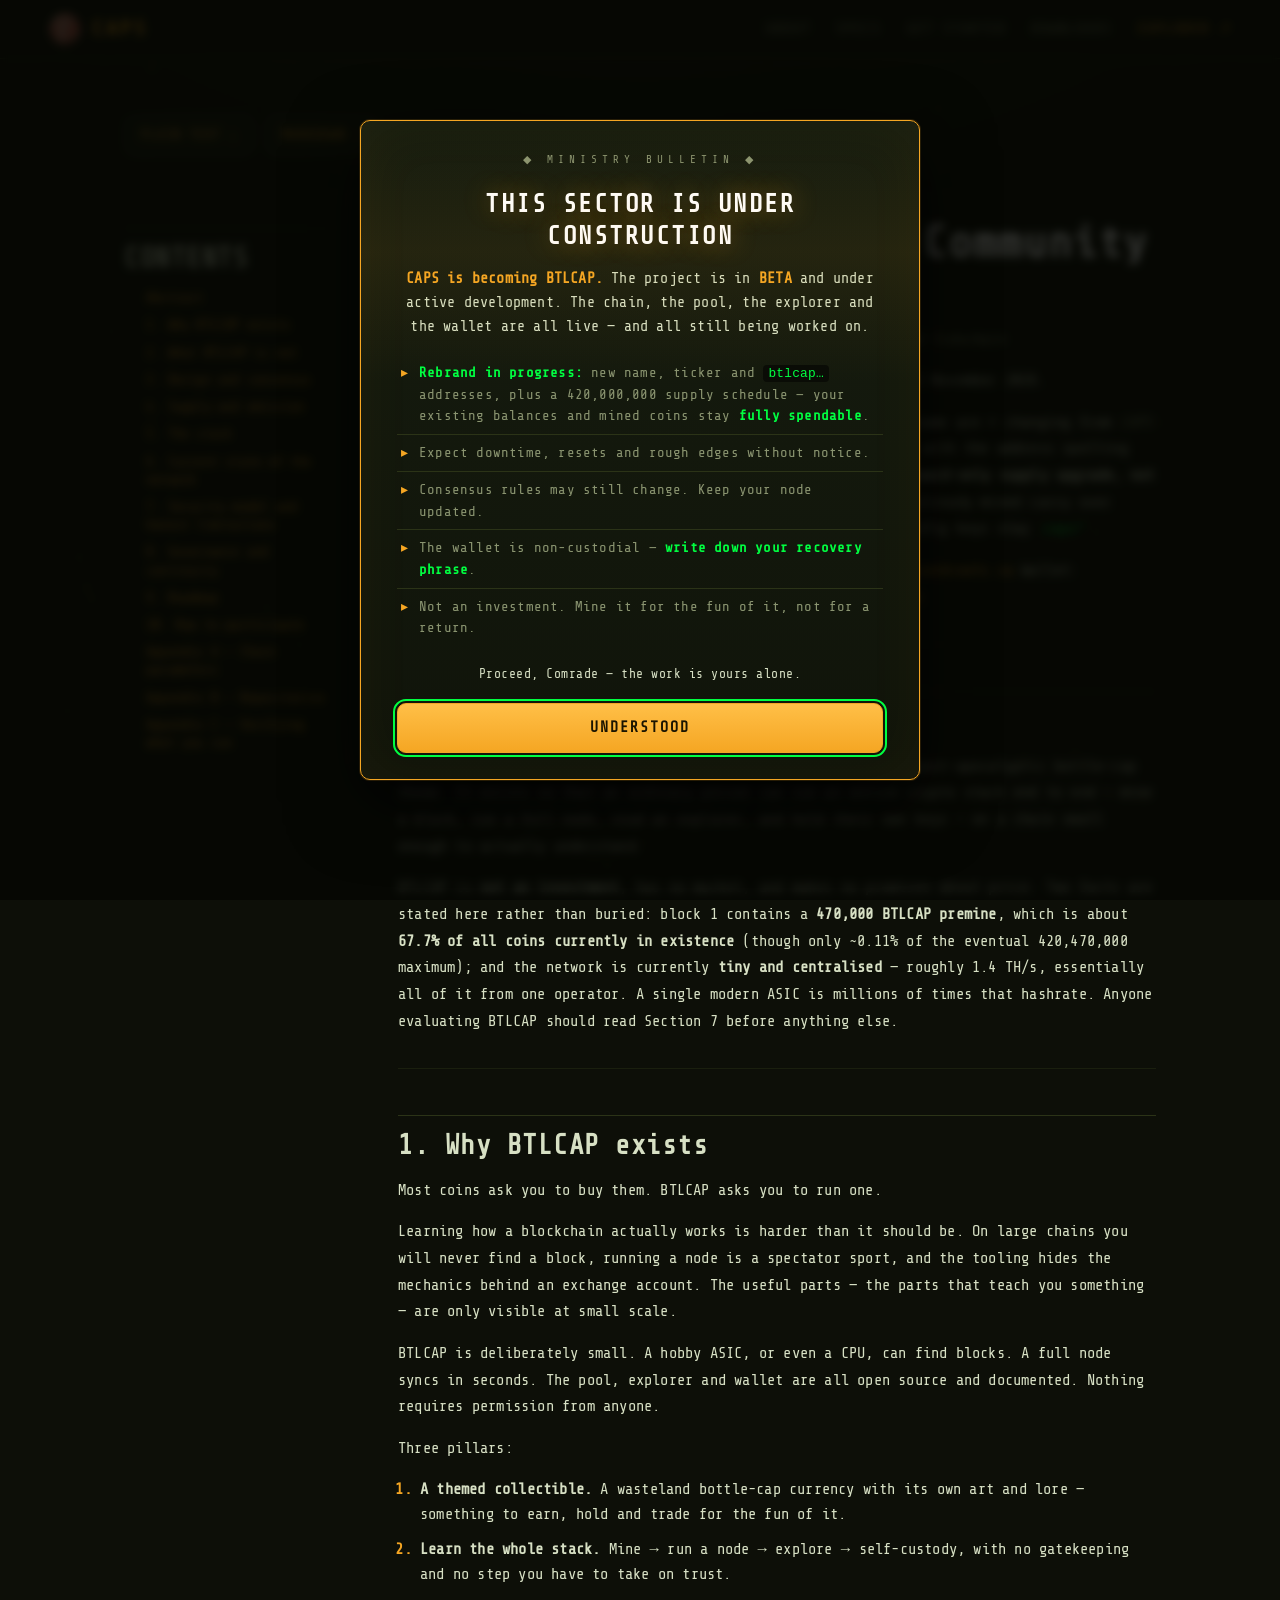
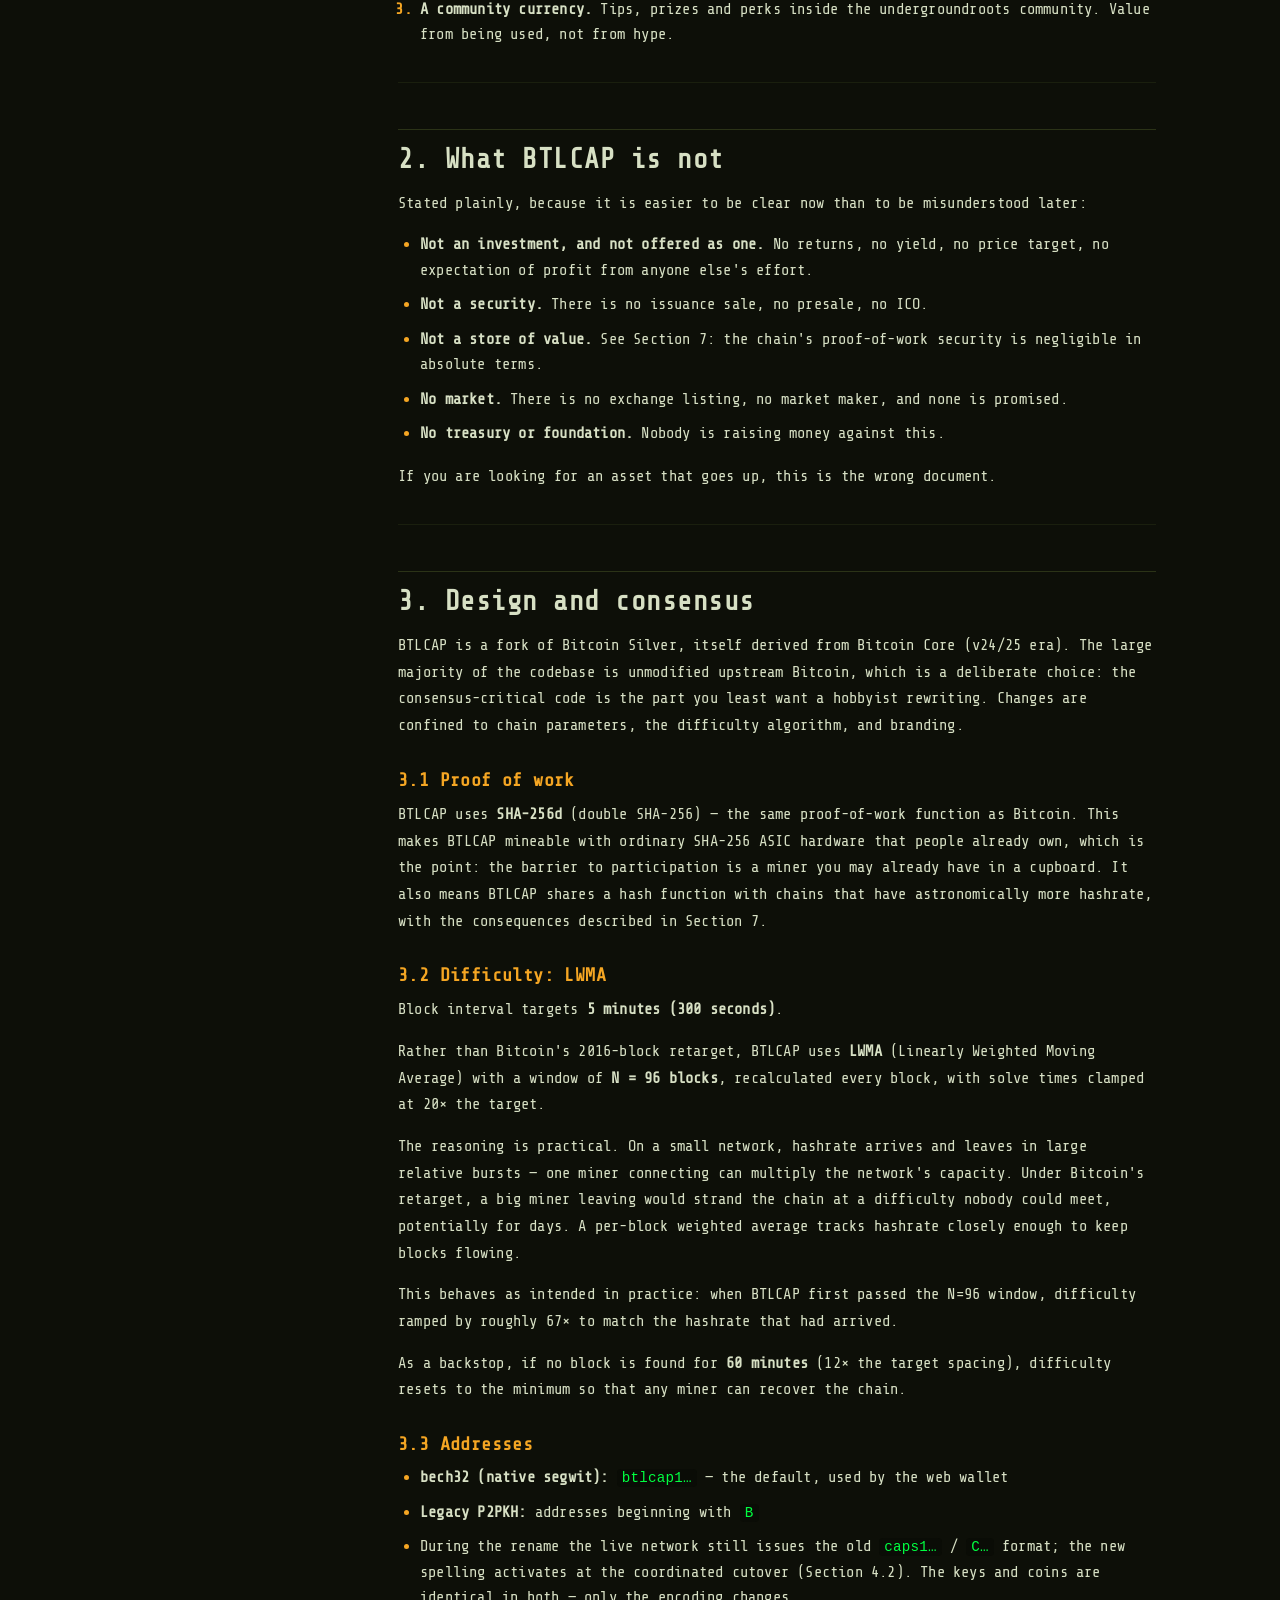
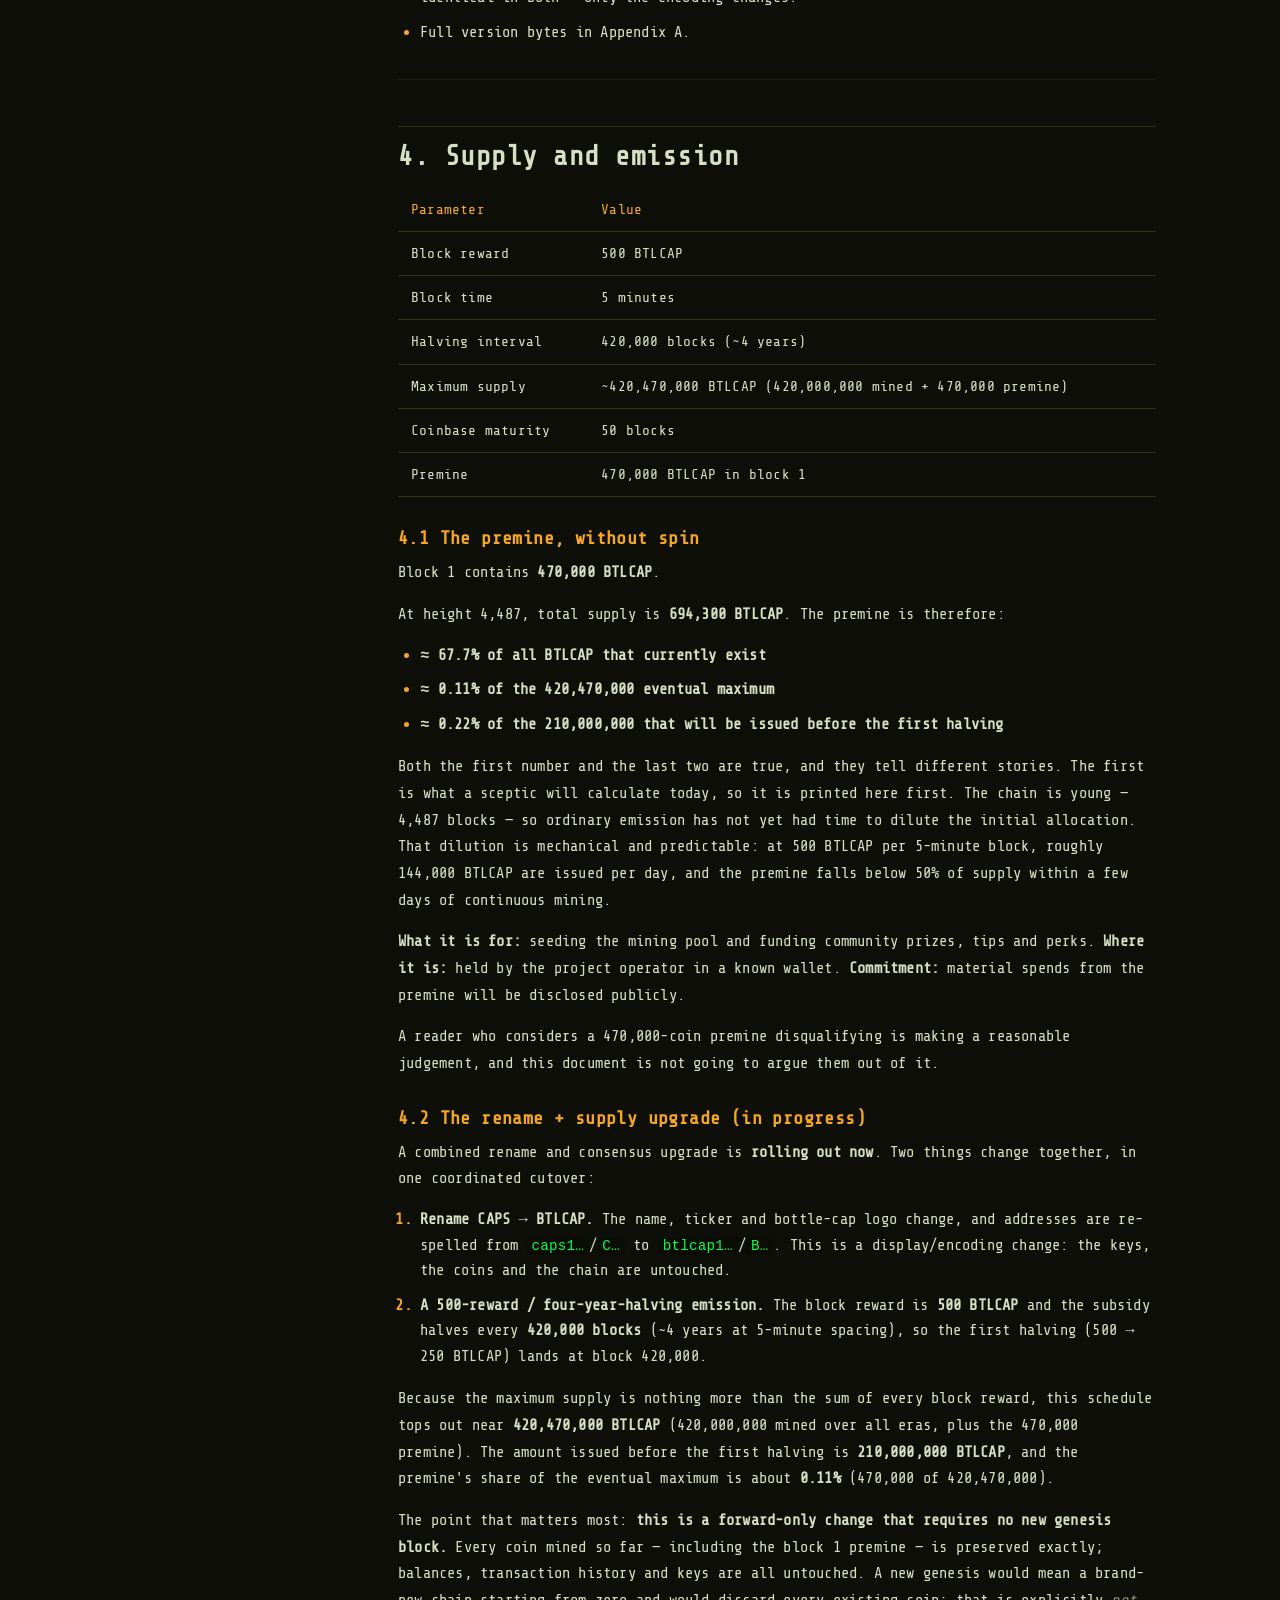
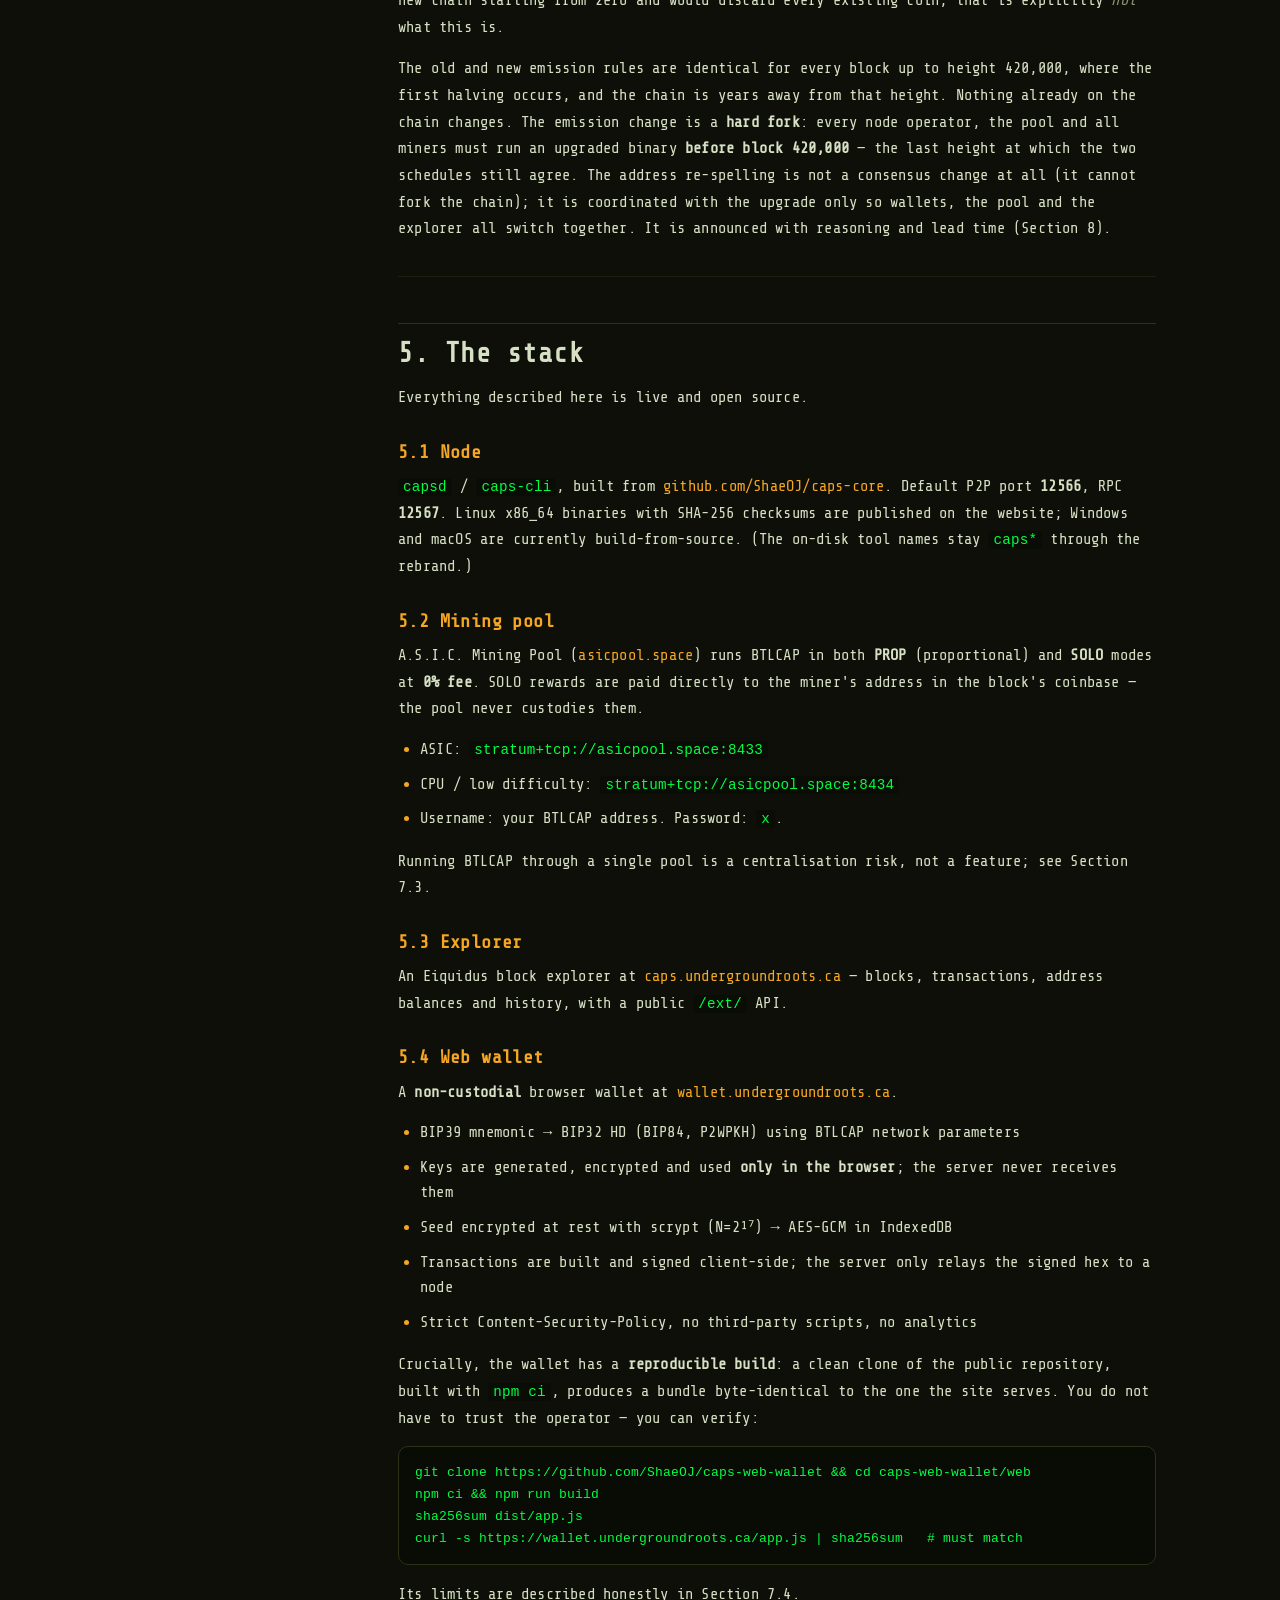
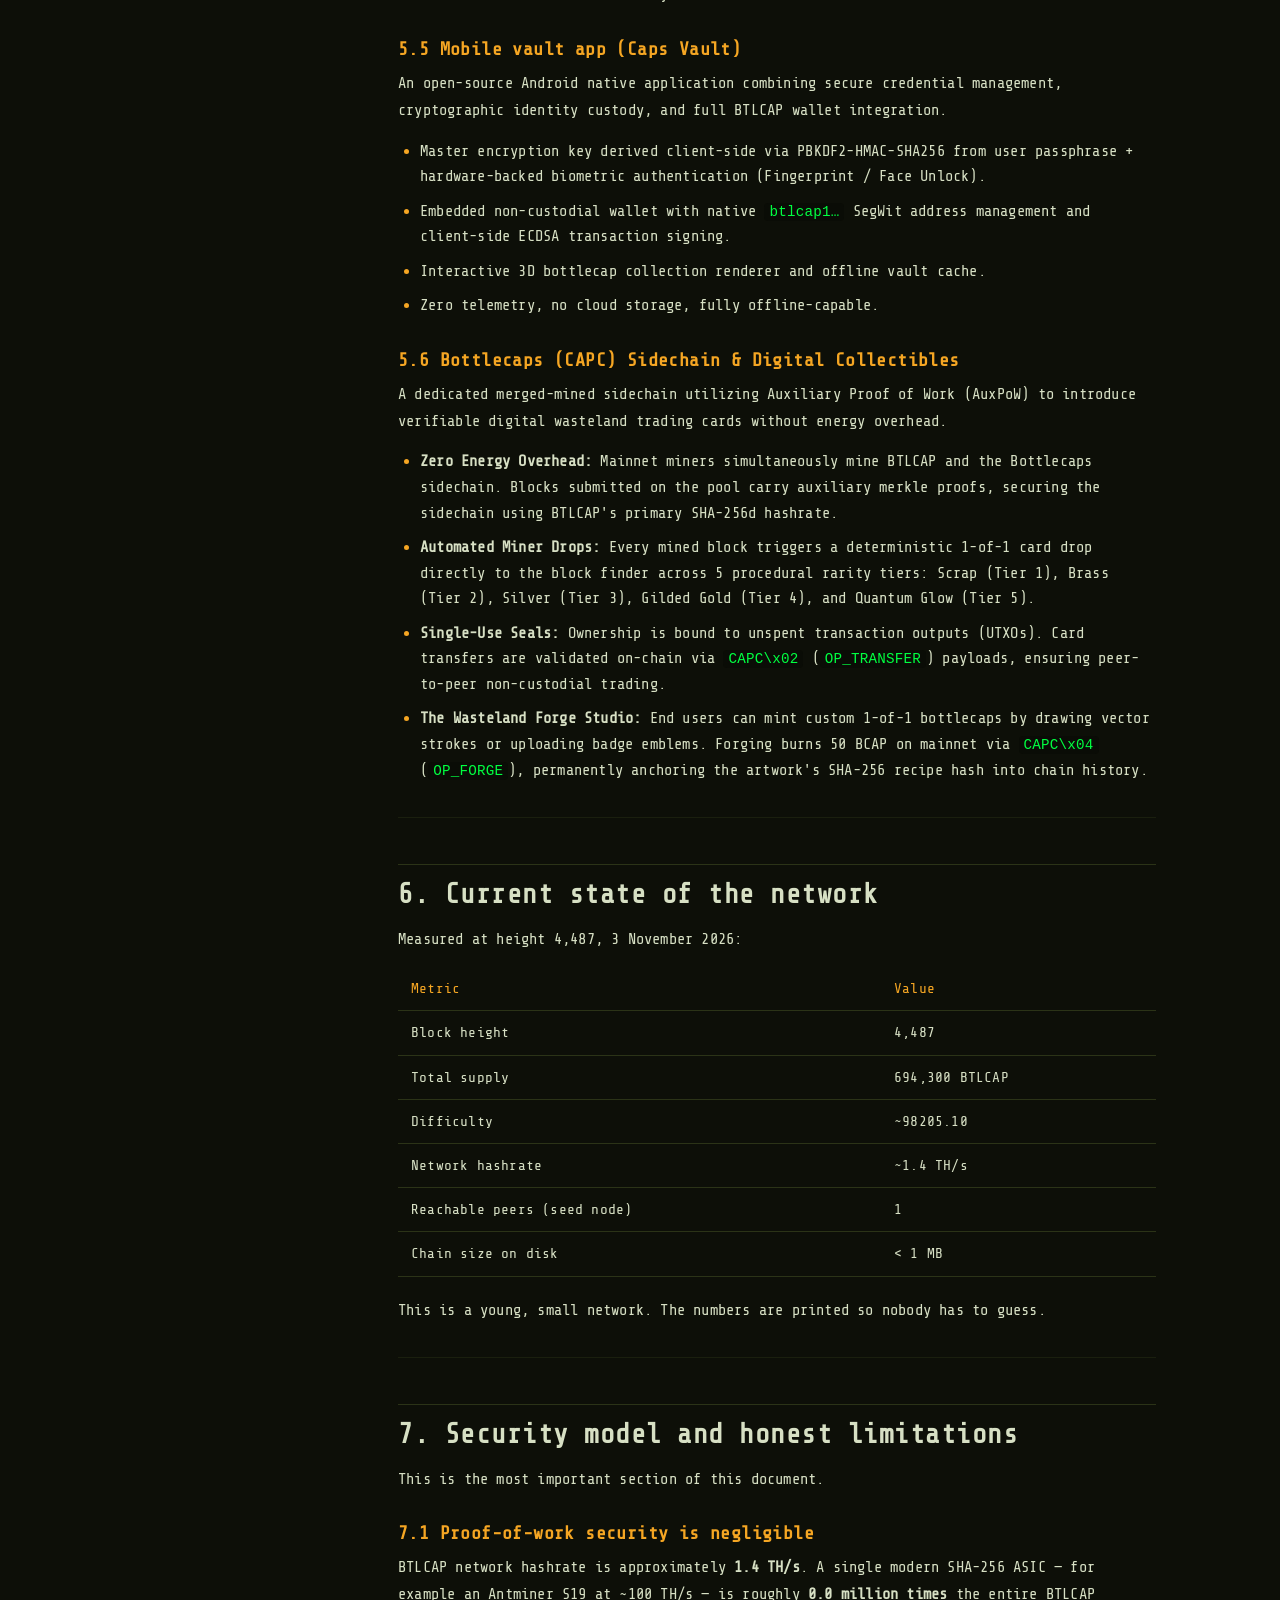
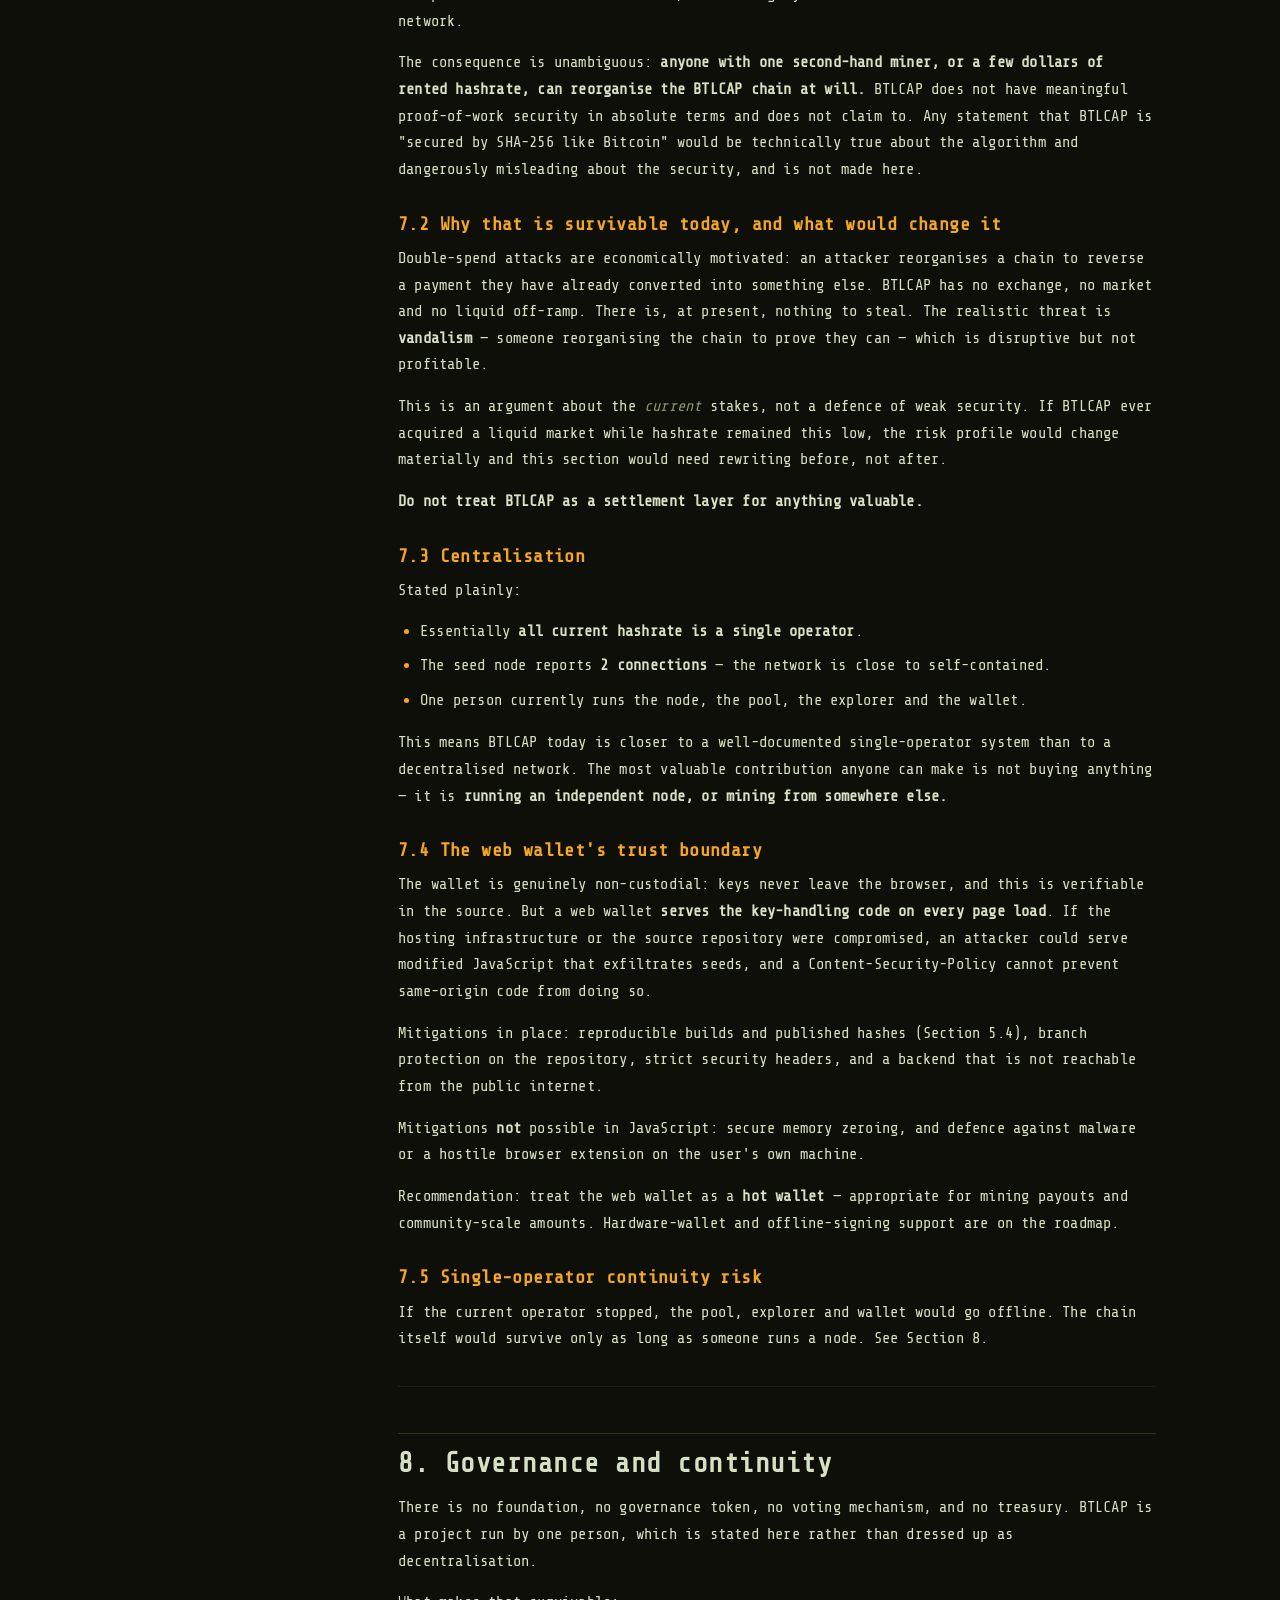
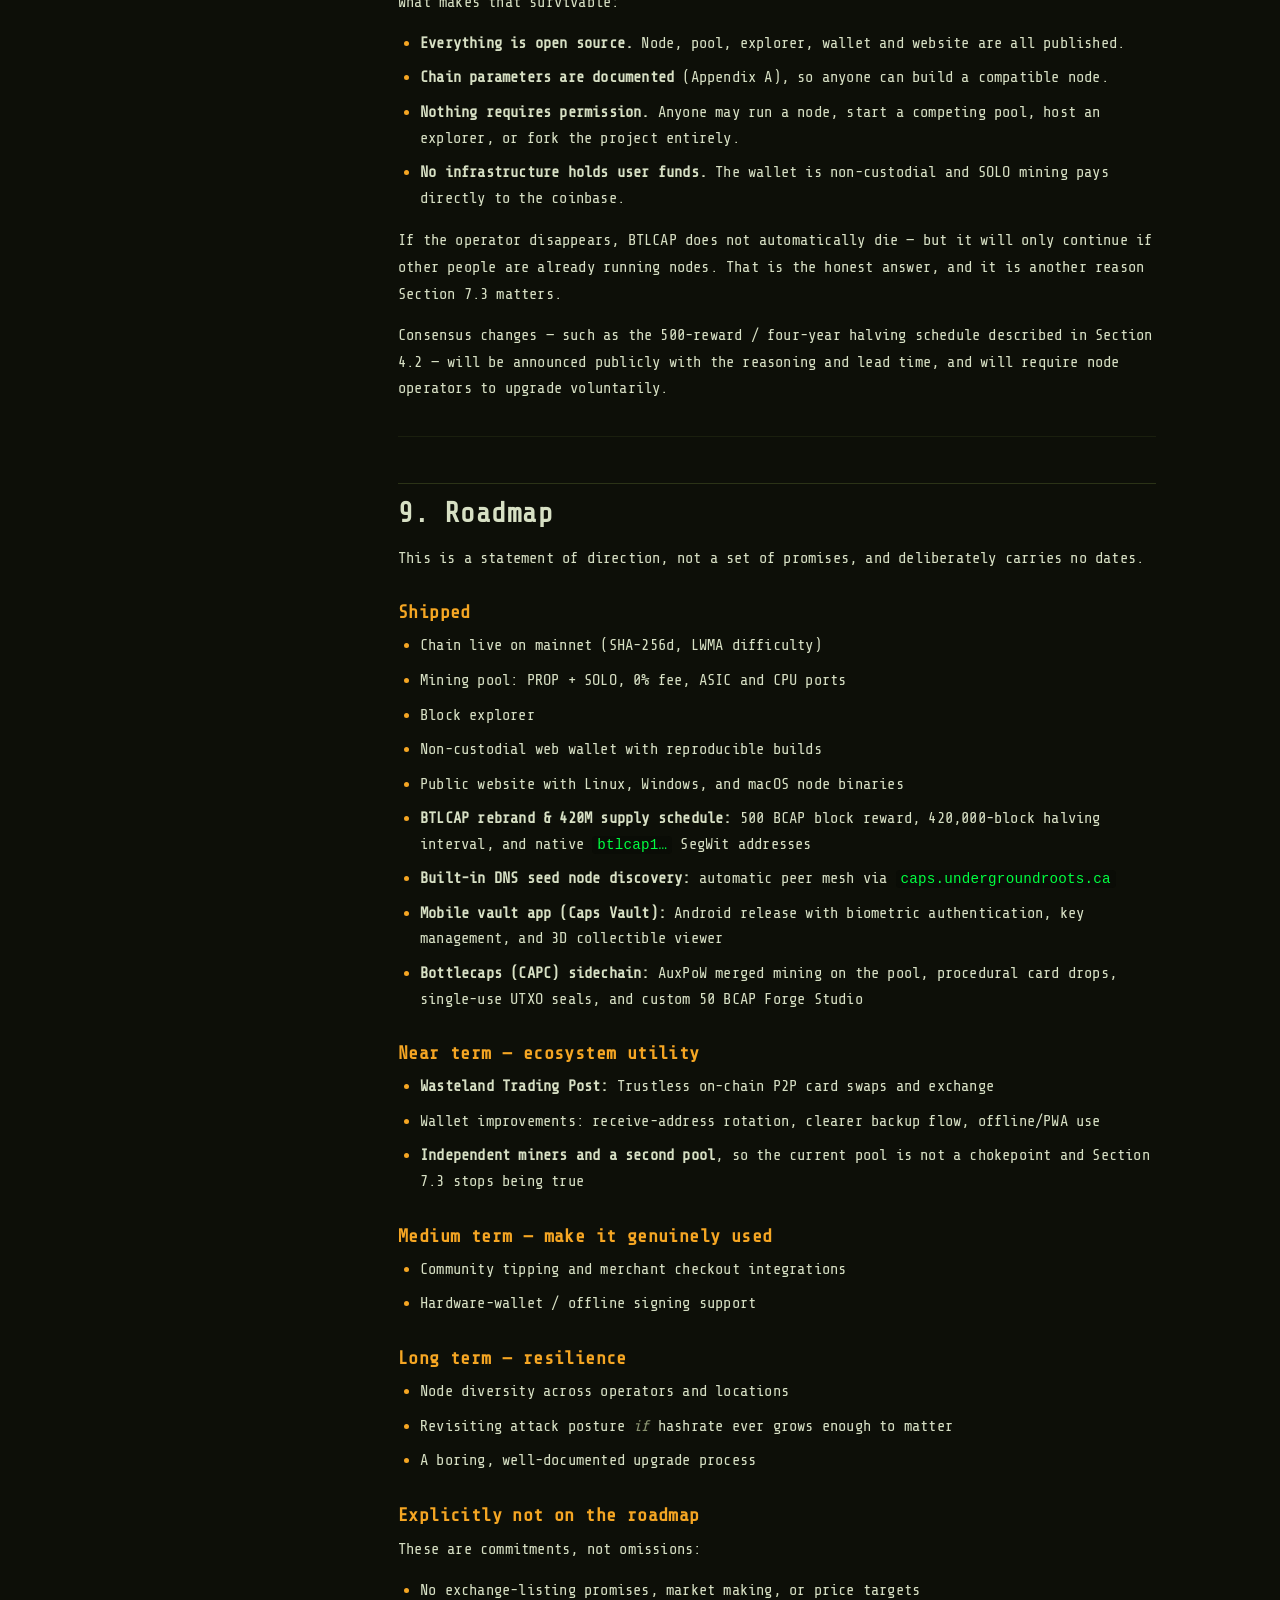
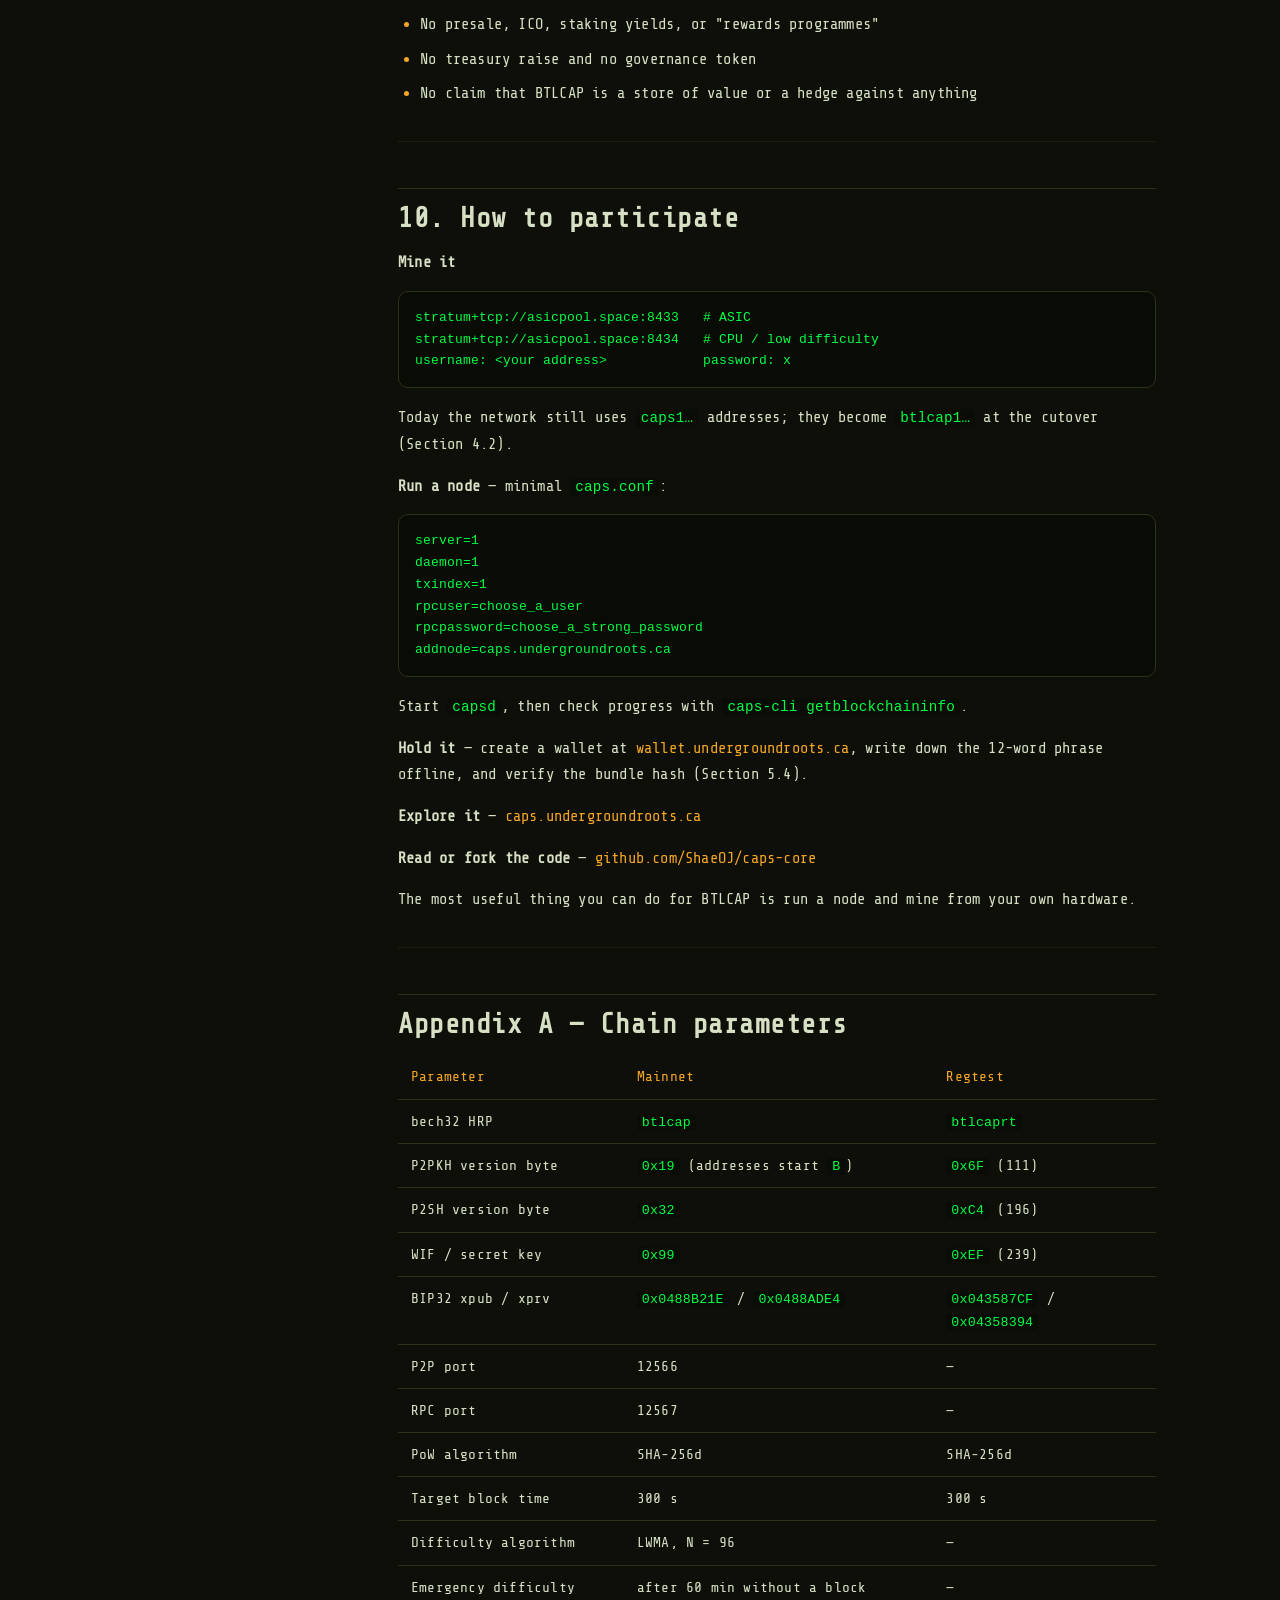
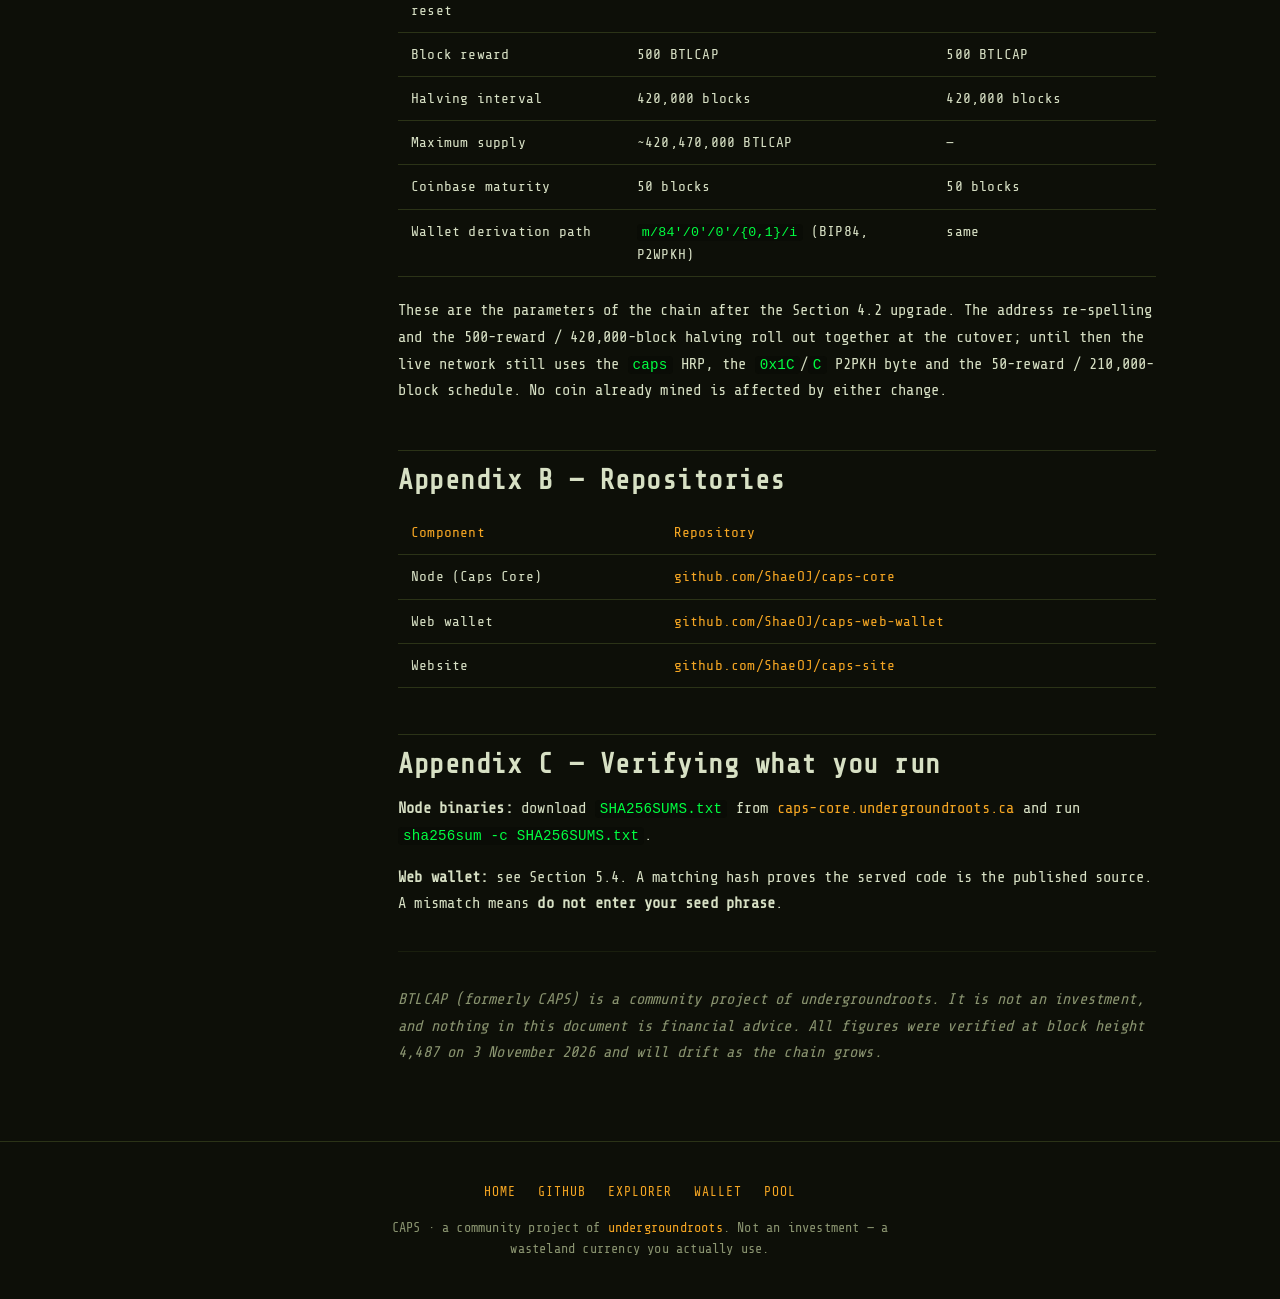
<file: whitepaper/index.html>
<!doctype html>
<html lang="en"><head>
<meta charset="utf-8">
<meta name="viewport" content="width=device-width, initial-scale=1">
<meta name="color-scheme" content="dark">
<title>CAPS White Paper v1.1</title>
<meta name="description" content="The CAPS white paper: design, consensus, supply and emission, the premine stated plainly, and an honest account of the network's security limitations.">
<meta property="og:title" content="CAPS White Paper v1.1">
<meta property="og:description" content="Design, consensus, supply, and an honest account of CAPS's security limitations.">
<meta property="og:image" content="/assets/caps-og.png">
<link rel="icon" type="image/png" href="/assets/favicon.png">
<link rel="stylesheet" href="/assets/style.css?v=202611042237">
<link rel="stylesheet" href="/assets/paper.css?v=202611042237">
</head><body>
<canvas id="bgfx" aria-hidden="true"></canvas>
<div class="scanlines" aria-hidden="true"></div>

<header class="site-nav">
  <a class="brand" href="/"><img src="/assets/caps-logo.png" alt="" width="34" height="34"><span>CAPS</span></a>
  <nav>
    <a href="/#about">About</a>
    <a href="/#specs">Specs</a>
    <a href="/#start">Get started</a>
    <a href="/#downloads">Downloads</a>
    <a class="ext" href="https://caps.undergroundroots.ca">Explorer &#8599;</a>
  </nav>
</header>

<main class="paper">
  <div class="paper-actions">
    <a class="btn" href="/whitepaper/CAPS_whitepaper_v1.1.txt">Plain text &#8595;</a>
    <a class="btn" href="/whitepaper/CAPS_whitepaper_v1.1.md">Markdown &#8595;</a>
  </div>
  <aside class="toc"><h2>Contents</h2><ul><li><a href="#abstract">Abstract</a></li>
<li><a href="#1-why-btlcap-exists">1. Why BTLCAP exists</a></li>
<li><a href="#2-what-btlcap-is-not">2. What BTLCAP is not</a></li>
<li><a href="#3-design-and-consensus">3. Design and consensus</a></li>
<li><a href="#4-supply-and-emission">4. Supply and emission</a></li>
<li><a href="#5-the-stack">5. The stack</a></li>
<li><a href="#6-current-state-of-the-network">6. Current state of the network</a></li>
<li><a href="#7-security-model-and-honest-limitations">7. Security model and honest limitations</a></li>
<li><a href="#8-governance-and-continuity">8. Governance and continuity</a></li>
<li><a href="#9-roadmap">9. Roadmap</a></li>
<li><a href="#10-how-to-participate">10. How to participate</a></li>
<li><a href="#appendix-a-chain-parameters">Appendix A — Chain parameters</a></li>
<li><a href="#appendix-b-repositories">Appendix B — Repositories</a></li>
<li><a href="#appendix-c-verifying-what-you-run">Appendix C — Verifying what you run</a></li></ul></aside>
  <article>
<h1>BTLCAP — A Wasteland Community Currency</h1>
<p><em>White Paper Version 1.2 — Including the Bottlecaps (CAPC) AuxPoW Sidechain</em></p>
<p><strong>White paper · version 1.1</strong> Last verified at <strong>block height 4,487</strong>, 3 November 2026.</p>
<p>&gt; <strong>Rename in progress — CAPS is becoming BTLCAP.</strong> The ticker and name are &gt; changing from <em>CAPS</em> to <em>BTLCAP</em> (to avoid a clash with an unrelated project), &gt; along with the address spelling (<code>caps1…</code>/<code>C…</code> → <code>btlcap1…</code>/<code>B…</code>). This is a &gt; <strong>rebrand plus a forward-only supply upgrade, not a relaunch</strong> — the same &gt; chain, the same blocks, and every coin already mined carry over untouched. On &gt; the wire and on disk the software, ports and config keys stay <code>caps*</code>.</p>
<p>Website: <a href="https://caps-core.undergroundroots.ca">caps-core.undergroundroots.ca</a> · Explorer: <a href="https://caps.undergroundroots.ca">caps.undergroundroots.ca</a> Wallet: <a href="https://wallet.undergroundroots.ca">wallet.undergroundroots.ca</a> · Source: <a href="https://github.com/ShaeOJ/caps-core">github.com/ShaeOJ/caps-core</a></p>
<hr>
<h2 id="abstract">Abstract</h2>
<p>BTLCAP is a small SHA-256d proof-of-work cryptocurrency with a post-apocalyptic bottle-cap theme. It exists so that an ordinary person can run an entire crypto stack end to end — mine a block, run a full node, read an explorer, and hold their own keys — on a chain small enough to actually understand.</p>
<p>BTLCAP is <strong>not an investment</strong>, has no market, and makes no promises about price. Two facts are stated here rather than buried: block 1 contains a <strong>470,000 BTLCAP premine</strong>, which is about <strong>67.7% of all coins currently in existence</strong> (though only ~0.11% of the eventual 420,470,000 maximum); and the network is currently <strong>tiny and centralised</strong> — roughly 1.4 TH/s, essentially all of it from one operator. A single modern ASIC is millions of times that hashrate. Anyone evaluating BTLCAP should read Section 7 before anything else.</p>
<hr>
<h2 id="1-why-btlcap-exists">1. Why BTLCAP exists</h2>
<p>Most coins ask you to buy them. BTLCAP asks you to run one.</p>
<p>Learning how a blockchain actually works is harder than it should be. On large chains you will never find a block, running a node is a spectator sport, and the tooling hides the mechanics behind an exchange account. The useful parts — the parts that teach you something — are only visible at small scale.</p>
<p>BTLCAP is deliberately small. A hobby ASIC, or even a CPU, can find blocks. A full node syncs in seconds. The pool, explorer and wallet are all open source and documented. Nothing requires permission from anyone.</p>
<p>Three pillars:</p>
<ol><li><strong>A themed collectible.</strong> A wasteland bottle-cap currency with its own art and lore — something to earn, hold and trade for the fun of it.</li><li><strong>Learn the whole stack.</strong> Mine → run a node → explore → self-custody, with no gatekeeping and no step you have to take on trust.</li><li><strong>A community currency.</strong> Tips, prizes and perks inside the undergroundroots community. Value from being used, not from hype.</li></ol>
<hr>
<h2 id="2-what-btlcap-is-not">2. What BTLCAP is not</h2>
<p>Stated plainly, because it is easier to be clear now than to be misunderstood later:</p>
<ul><li><strong>Not an investment, and not offered as one.</strong> No returns, no yield, no price target, no expectation of profit from anyone else&#x27;s effort.</li><li><strong>Not a security.</strong> There is no issuance sale, no presale, no ICO.</li><li><strong>Not a store of value.</strong> See Section 7: the chain&#x27;s proof-of-work security is negligible in absolute terms.</li><li><strong>No market.</strong> There is no exchange listing, no market maker, and none is promised.</li><li><strong>No treasury or foundation.</strong> Nobody is raising money against this.</li></ul>
<p>If you are looking for an asset that goes up, this is the wrong document.</p>
<hr>
<h2 id="3-design-and-consensus">3. Design and consensus</h2>
<p>BTLCAP is a fork of Bitcoin Silver, itself derived from Bitcoin Core (v24/25 era). The large majority of the codebase is unmodified upstream Bitcoin, which is a deliberate choice: the consensus-critical code is the part you least want a hobbyist rewriting. Changes are confined to chain parameters, the difficulty algorithm, and branding.</p>
<h3 id="3-1-proof-of-work">3.1 Proof of work</h3>
<p>BTLCAP uses <strong>SHA-256d</strong> (double SHA-256) — the same proof-of-work function as Bitcoin. This makes BTLCAP mineable with ordinary SHA-256 ASIC hardware that people already own, which is the point: the barrier to participation is a miner you may already have in a cupboard. It also means BTLCAP shares a hash function with chains that have astronomically more hashrate, with the consequences described in Section 7.</p>
<h3 id="3-2-difficulty-lwma">3.2 Difficulty: LWMA</h3>
<p>Block interval targets <strong>5 minutes (300 seconds)</strong>.</p>
<p>Rather than Bitcoin&#x27;s 2016-block retarget, BTLCAP uses <strong>LWMA</strong> (Linearly Weighted Moving Average) with a window of <strong>N = 96 blocks</strong>, recalculated every block, with solve times clamped at 20× the target.</p>
<p>The reasoning is practical. On a small network, hashrate arrives and leaves in large relative bursts — one miner connecting can multiply the network&#x27;s capacity. Under Bitcoin&#x27;s retarget, a big miner leaving would strand the chain at a difficulty nobody could meet, potentially for days. A per-block weighted average tracks hashrate closely enough to keep blocks flowing.</p>
<p>This behaves as intended in practice: when BTLCAP first passed the N=96 window, difficulty ramped by roughly 67× to match the hashrate that had arrived.</p>
<p>As a backstop, if no block is found for <strong>60 minutes</strong> (12× the target spacing), difficulty resets to the minimum so that any miner can recover the chain.</p>
<h3 id="3-3-addresses">3.3 Addresses</h3>
<ul><li><strong>bech32 (native segwit):</strong> <code>btlcap1…</code> — the default, used by the web wallet</li><li><strong>Legacy P2PKH:</strong> addresses beginning with <code>B</code></li><li>During the rename the live network still issues the old <code>caps1…</code> / <code>C…</code> format; the new spelling activates at the coordinated cutover (Section 4.2). The keys and coins are identical in both — only the encoding changes.</li><li>Full version bytes in Appendix A.</li></ul>
<hr>
<h2 id="4-supply-and-emission">4. Supply and emission</h2>
<div class="tw"><table><thead><tr><th>Parameter</th><th>Value</th></tr></thead><tbody>
<tr><td>Block reward</td><td>500 BTLCAP</td></tr>
<tr><td>Block time</td><td>5 minutes</td></tr>
<tr><td>Halving interval</td><td>420,000 blocks (~4 years)</td></tr>
<tr><td>Maximum supply</td><td>~420,470,000 BTLCAP (420,000,000 mined + 470,000 premine)</td></tr>
<tr><td>Coinbase maturity</td><td>50 blocks</td></tr>
<tr><td>Premine</td><td>470,000 BTLCAP in block 1</td></tr>
</tbody></table></div>
<h3 id="4-1-the-premine-without-spin">4.1 The premine, without spin</h3>
<p>Block 1 contains <strong>470,000 BTLCAP</strong>.</p>
<p>At height 4,487, total supply is <strong>694,300 BTLCAP</strong>. The premine is therefore:</p>
<ul><li><strong>≈ 67.7% of all BTLCAP that currently exist</strong></li><li><strong>≈ 0.11% of the 420,470,000 eventual maximum</strong></li><li><strong>≈ 0.22% of the 210,000,000 that will be issued before the first halving</strong></li></ul>
<p>Both the first number and the last two are true, and they tell different stories. The first is what a sceptic will calculate today, so it is printed here first. The chain is young — 4,487 blocks — so ordinary emission has not yet had time to dilute the initial allocation. That dilution is mechanical and predictable: at 500 BTLCAP per 5-minute block, roughly 144,000 BTLCAP are issued per day, and the premine falls below 50% of supply within a few days of continuous mining.</p>
<p><strong>What it is for:</strong> seeding the mining pool and funding community prizes, tips and perks. <strong>Where it is:</strong> held by the project operator in a known wallet. <strong>Commitment:</strong> material spends from the premine will be disclosed publicly.</p>
<p>A reader who considers a 470,000-coin premine disqualifying is making a reasonable judgement, and this document is not going to argue them out of it.</p>
<h3 id="4-2-the-rename-supply-upgrade-in-progress">4.2 The rename + supply upgrade (in progress)</h3>
<p>A combined rename and consensus upgrade is <strong>rolling out now</strong>. Two things change together, in one coordinated cutover:</p>
<ol><li><strong>Rename CAPS → BTLCAP.</strong> The name, ticker and bottle-cap logo change, and addresses are re-spelled from <code>caps1…</code>/<code>C…</code> to <code>btlcap1…</code>/<code>B…</code>. This is a display/encoding change: the keys, the coins and the chain are untouched.</li><li><strong>A 500-reward / four-year-halving emission.</strong> The block reward is <strong>500 BTLCAP</strong> and the subsidy halves every <strong>420,000 blocks</strong> (~4 years at 5-minute spacing), so the first halving (500 → 250 BTLCAP) lands at block 420,000.</li></ol>
<p>Because the maximum supply is nothing more than the sum of every block reward, this schedule tops out near <strong>420,470,000 BTLCAP</strong> (420,000,000 mined over all eras, plus the 470,000 premine). The amount issued before the first halving is <strong>210,000,000 BTLCAP</strong>, and the premine&#x27;s share of the eventual maximum is about <strong>0.11%</strong> (470,000 of 420,470,000).</p>
<p>The point that matters most: <strong>this is a forward-only change that requires no new genesis block.</strong> Every coin mined so far — including the block 1 premine — is preserved exactly; balances, transaction history and keys are all untouched. A new genesis would mean a brand-new chain starting from zero and would discard every existing coin; that is explicitly <em>not</em> what this is.</p>
<p>The old and new emission rules are identical for every block up to height 420,000, where the first halving occurs, and the chain is years away from that height. Nothing already on the chain changes. The emission change is a <strong>hard fork</strong>: every node operator, the pool and all miners must run an upgraded binary <strong>before block 420,000</strong> — the last height at which the two schedules still agree. The address re-spelling is not a consensus change at all (it cannot fork the chain); it is coordinated with the upgrade only so wallets, the pool and the explorer all switch together. It is announced with reasoning and lead time (Section 8).</p>
<hr>
<h2 id="5-the-stack">5. The stack</h2>
<p>Everything described here is live and open source.</p>
<h3 id="5-1-node">5.1 Node</h3>
<p><code>capsd</code> / <code>caps-cli</code>, built from <a href="https://github.com/ShaeOJ/caps-core">github.com/ShaeOJ/caps-core</a>. Default P2P port <strong>12566</strong>, RPC <strong>12567</strong>. Linux x86_64 binaries with SHA-256 checksums are published on the website; Windows and macOS are currently build-from-source. (The on-disk tool names stay <code>caps*</code> through the rebrand.)</p>
<h3 id="5-2-mining-pool">5.2 Mining pool</h3>
<p>A.S.I.C. Mining Pool (<a href="https://asicpool.space">asicpool.space</a>) runs BTLCAP in both <strong>PROP</strong> (proportional) and <strong>SOLO</strong> modes at <strong>0% fee</strong>. SOLO rewards are paid directly to the miner&#x27;s address in the block&#x27;s coinbase — the pool never custodies them.</p>
<ul><li>ASIC: <code>stratum+tcp://asicpool.space:8433</code></li><li>CPU / low difficulty: <code>stratum+tcp://asicpool.space:8434</code></li><li>Username: your BTLCAP address. Password: <code>x</code>.</li></ul>
<p>Running BTLCAP through a single pool is a centralisation risk, not a feature; see Section 7.3.</p>
<h3 id="5-3-explorer">5.3 Explorer</h3>
<p>An Eiquidus block explorer at <a href="https://caps.undergroundroots.ca">caps.undergroundroots.ca</a> — blocks, transactions, address balances and history, with a public <code>/ext/</code> API.</p>
<h3 id="5-4-web-wallet">5.4 Web wallet</h3>
<p>A <strong>non-custodial</strong> browser wallet at <a href="https://wallet.undergroundroots.ca">wallet.undergroundroots.ca</a>.</p>
<ul><li>BIP39 mnemonic → BIP32 HD (BIP84, P2WPKH) using BTLCAP network parameters</li><li>Keys are generated, encrypted and used <strong>only in the browser</strong>; the server never receives them</li><li>Seed encrypted at rest with scrypt (N=2¹⁷) → AES-GCM in IndexedDB</li><li>Transactions are built and signed client-side; the server only relays the signed hex to a node</li><li>Strict Content-Security-Policy, no third-party scripts, no analytics</li></ul>
<p>Crucially, the wallet has a <strong>reproducible build</strong>: a clean clone of the public repository, built with <code>npm ci</code>, produces a bundle byte-identical to the one the site serves. You do not have to trust the operator — you can verify:</p>
<pre><code>git clone https://github.com/ShaeOJ/caps-web-wallet &amp;&amp; cd caps-web-wallet/web
npm ci &amp;&amp; npm run build
sha256sum dist/app.js
curl -s https://wallet.undergroundroots.ca/app.js | sha256sum   # must match</code></pre>
<p>Its limits are described honestly in Section 7.4.</p>
<h3 id="5-5-mobile-vault-app-caps-vault">5.5 Mobile vault app (Caps Vault)</h3>
<p>An open-source Android native application combining secure credential management, cryptographic identity custody, and full BTLCAP wallet integration.</p>
<ul><li>Master encryption key derived client-side via PBKDF2-HMAC-SHA256 from user passphrase + hardware-backed biometric authentication (Fingerprint / Face Unlock).</li><li>Embedded non-custodial wallet with native <code>btlcap1…</code> SegWit address management and client-side ECDSA transaction signing.</li><li>Interactive 3D bottlecap collection renderer and offline vault cache.</li><li>Zero telemetry, no cloud storage, fully offline-capable.</li></ul>
<h3 id="5-6-bottlecaps-capc-sidechain-digital-collectibles">5.6 Bottlecaps (CAPC) Sidechain &amp; Digital Collectibles</h3>
<p>A dedicated merged-mined sidechain utilizing Auxiliary Proof of Work (AuxPoW) to introduce verifiable digital wasteland trading cards without energy overhead.</p>
<ul><li><strong>Zero Energy Overhead:</strong> Mainnet miners simultaneously mine BTLCAP and the Bottlecaps sidechain. Blocks submitted on the pool carry auxiliary merkle proofs, securing the sidechain using BTLCAP&#x27;s primary SHA-256d hashrate.</li><li><strong>Automated Miner Drops:</strong> Every mined block triggers a deterministic 1-of-1 card drop directly to the block finder across 5 procedural rarity tiers: Scrap (Tier 1), Brass (Tier 2), Silver (Tier 3), Gilded Gold (Tier 4), and Quantum Glow (Tier 5).</li><li><strong>Single-Use Seals:</strong> Ownership is bound to unspent transaction outputs (UTXOs). Card transfers are validated on-chain via <code>CAPC\x02</code> (<code>OP_TRANSFER</code>) payloads, ensuring peer-to-peer non-custodial trading.</li><li><strong>The Wasteland Forge Studio:</strong> End users can mint custom 1-of-1 bottlecaps by drawing vector strokes or uploading badge emblems. Forging burns 50 BCAP on mainnet via <code>CAPC\x04</code> (<code>OP_FORGE</code>), permanently anchoring the artwork&#x27;s SHA-256 recipe hash into chain history.</li></ul>
<hr>
<h2 id="6-current-state-of-the-network">6. Current state of the network</h2>
<p>Measured at height 4,487, 3 November 2026:</p>
<div class="tw"><table><thead><tr><th>Metric</th><th>Value</th></tr></thead><tbody>
<tr><td>Block height</td><td>4,487</td></tr>
<tr><td>Total supply</td><td>694,300 BTLCAP</td></tr>
<tr><td>Difficulty</td><td>~98205.10</td></tr>
<tr><td>Network hashrate</td><td>~1.4 TH/s</td></tr>
<tr><td>Reachable peers (seed node)</td><td>1</td></tr>
<tr><td>Chain size on disk</td><td>&lt; 1 MB</td></tr>
</tbody></table></div>
<p>This is a young, small network. The numbers are printed so nobody has to guess.</p>
<hr>
<h2 id="7-security-model-and-honest-limitations">7. Security model and honest limitations</h2>
<p>This is the most important section of this document.</p>
<h3 id="7-1-proof-of-work-security-is-negligible">7.1 Proof-of-work security is negligible</h3>
<p>BTLCAP network hashrate is approximately <strong>1.4 TH/s</strong>. A single modern SHA-256 ASIC — for example an Antminer S19 at ~100 TH/s — is roughly <strong>0.0 million times</strong> the entire BTLCAP network.</p>
<p>The consequence is unambiguous: <strong>anyone with one second-hand miner, or a few dollars of rented hashrate, can reorganise the BTLCAP chain at will.</strong> BTLCAP does not have meaningful proof-of-work security in absolute terms and does not claim to. Any statement that BTLCAP is &quot;secured by SHA-256 like Bitcoin&quot; would be technically true about the algorithm and dangerously misleading about the security, and is not made here.</p>
<h3 id="7-2-why-that-is-survivable-today-and-what-would-change-it">7.2 Why that is survivable today, and what would change it</h3>
<p>Double-spend attacks are economically motivated: an attacker reorganises a chain to reverse a payment they have already converted into something else. BTLCAP has no exchange, no market and no liquid off-ramp. There is, at present, nothing to steal. The realistic threat is <strong>vandalism</strong> — someone reorganising the chain to prove they can — which is disruptive but not profitable.</p>
<p>This is an argument about the <em>current</em> stakes, not a defence of weak security. If BTLCAP ever acquired a liquid market while hashrate remained this low, the risk profile would change materially and this section would need rewriting before, not after.</p>
<p><strong>Do not treat BTLCAP as a settlement layer for anything valuable.</strong></p>
<h3 id="7-3-centralisation">7.3 Centralisation</h3>
<p>Stated plainly:</p>
<ul><li>Essentially <strong>all current hashrate is a single operator</strong>.</li><li>The seed node reports <strong>2 connections</strong> — the network is close to self-contained.</li><li>One person currently runs the node, the pool, the explorer and the wallet.</li></ul>
<p>This means BTLCAP today is closer to a well-documented single-operator system than to a decentralised network. The most valuable contribution anyone can make is not buying anything — it is <strong>running an independent node, or mining from somewhere else.</strong></p>
<h3 id="7-4-the-web-wallet-s-trust-boundary">7.4 The web wallet&#x27;s trust boundary</h3>
<p>The wallet is genuinely non-custodial: keys never leave the browser, and this is verifiable in the source. But a web wallet <strong>serves the key-handling code on every page load</strong>. If the hosting infrastructure or the source repository were compromised, an attacker could serve modified JavaScript that exfiltrates seeds, and a Content-Security-Policy cannot prevent same-origin code from doing so.</p>
<p>Mitigations in place: reproducible builds and published hashes (Section 5.4), branch protection on the repository, strict security headers, and a backend that is not reachable from the public internet.</p>
<p>Mitigations <strong>not</strong> possible in JavaScript: secure memory zeroing, and defence against malware or a hostile browser extension on the user&#x27;s own machine.</p>
<p>Recommendation: treat the web wallet as a <strong>hot wallet</strong> — appropriate for mining payouts and community-scale amounts. Hardware-wallet and offline-signing support are on the roadmap.</p>
<h3 id="7-5-single-operator-continuity-risk">7.5 Single-operator continuity risk</h3>
<p>If the current operator stopped, the pool, explorer and wallet would go offline. The chain itself would survive only as long as someone runs a node. See Section 8.</p>
<hr>
<h2 id="8-governance-and-continuity">8. Governance and continuity</h2>
<p>There is no foundation, no governance token, no voting mechanism, and no treasury. BTLCAP is a project run by one person, which is stated here rather than dressed up as decentralisation.</p>
<p>What makes that survivable:</p>
<ul><li><strong>Everything is open source.</strong> Node, pool, explorer, wallet and website are all published.</li><li><strong>Chain parameters are documented</strong> (Appendix A), so anyone can build a compatible node.</li><li><strong>Nothing requires permission.</strong> Anyone may run a node, start a competing pool, host an explorer, or fork the project entirely.</li><li><strong>No infrastructure holds user funds.</strong> The wallet is non-custodial and SOLO mining pays directly to the coinbase.</li></ul>
<p>If the operator disappears, BTLCAP does not automatically die — but it will only continue if other people are already running nodes. That is the honest answer, and it is another reason Section 7.3 matters.</p>
<p>Consensus changes — such as the 500-reward / four-year halving schedule described in Section 4.2 — will be announced publicly with the reasoning and lead time, and will require node operators to upgrade voluntarily.</p>
<hr>
<h2 id="9-roadmap">9. Roadmap</h2>
<p>This is a statement of direction, not a set of promises, and deliberately carries no dates.</p>
<h3 id="shipped">Shipped</h3>
<ul><li>Chain live on mainnet (SHA-256d, LWMA difficulty)</li><li>Mining pool: PROP + SOLO, 0% fee, ASIC and CPU ports</li><li>Block explorer</li><li>Non-custodial web wallet with reproducible builds</li><li>Public website with Linux, Windows, and macOS node binaries</li><li><strong>BTLCAP rebrand &amp; 420M supply schedule:</strong> 500 BCAP block reward, 420,000-block halving interval, and native <code>btlcap1…</code> SegWit addresses</li><li><strong>Built-in DNS seed node discovery:</strong> automatic peer mesh via <code>caps.undergroundroots.ca</code></li><li><strong>Mobile vault app (Caps Vault):</strong> Android release with biometric authentication, key management, and 3D collectible viewer</li><li><strong>Bottlecaps (CAPC) sidechain:</strong> AuxPoW merged mining on the pool, procedural card drops, single-use UTXO seals, and custom 50 BCAP Forge Studio</li></ul>
<h3 id="near-term-ecosystem-utility">Near term — ecosystem utility</h3>
<ul><li><strong>Wasteland Trading Post:</strong> Trustless on-chain P2P card swaps and exchange</li><li>Wallet improvements: receive-address rotation, clearer backup flow, offline/PWA use</li><li><strong>Independent miners and a second pool</strong>, so the current pool is not a chokepoint and Section 7.3 stops being true</li></ul>
<h3 id="medium-term-make-it-genuinely-used">Medium term — make it genuinely used</h3>
<ul><li>Community tipping and merchant checkout integrations</li><li>Hardware-wallet / offline signing support</li></ul>
<h3 id="long-term-resilience">Long term — resilience</h3>
<ul><li>Node diversity across operators and locations</li><li>Revisiting attack posture <em>if</em> hashrate ever grows enough to matter</li><li>A boring, well-documented upgrade process</li></ul>
<h3 id="explicitly-not-on-the-roadmap">Explicitly not on the roadmap</h3>
<p>These are commitments, not omissions:</p>
<ul><li>No exchange-listing promises, market making, or price targets</li><li>No presale, ICO, staking yields, or &quot;rewards programmes&quot;</li><li>No treasury raise and no governance token</li><li>No claim that BTLCAP is a store of value or a hedge against anything</li></ul>
<hr>
<h2 id="10-how-to-participate">10. How to participate</h2>
<p><strong>Mine it</strong></p>
<pre><code>stratum+tcp://asicpool.space:8433   # ASIC
stratum+tcp://asicpool.space:8434   # CPU / low difficulty
username: &lt;your address&gt;            password: x</code></pre>
<p>Today the network still uses <code>caps1…</code> addresses; they become <code>btlcap1…</code> at the cutover (Section 4.2).</p>
<p><strong>Run a node</strong> — minimal <code>caps.conf</code>:</p>
<pre><code>server=1
daemon=1
txindex=1
rpcuser=choose_a_user
rpcpassword=choose_a_strong_password
addnode=caps.undergroundroots.ca</code></pre>
<p>Start <code>capsd</code>, then check progress with <code>caps-cli getblockchaininfo</code>.</p>
<p><strong>Hold it</strong> — create a wallet at <a href="https://wallet.undergroundroots.ca">wallet.undergroundroots.ca</a>, write down the 12-word phrase offline, and verify the bundle hash (Section 5.4).</p>
<p><strong>Explore it</strong> — <a href="https://caps.undergroundroots.ca">caps.undergroundroots.ca</a></p>
<p><strong>Read or fork the code</strong> — <a href="https://github.com/ShaeOJ/caps-core">github.com/ShaeOJ/caps-core</a></p>
<p>The most useful thing you can do for BTLCAP is run a node and mine from your own hardware.</p>
<hr>
<h2 id="appendix-a-chain-parameters">Appendix A — Chain parameters</h2>
<div class="tw"><table><thead><tr><th>Parameter</th><th>Mainnet</th><th>Regtest</th></tr></thead><tbody>
<tr><td>bech32 HRP</td><td><code>btlcap</code></td><td><code>btlcaprt</code></td></tr>
<tr><td>P2PKH version byte</td><td><code>0x19</code> (addresses start <code>B</code>)</td><td><code>0x6F</code> (111)</td></tr>
<tr><td>P2SH version byte</td><td><code>0x32</code></td><td><code>0xC4</code> (196)</td></tr>
<tr><td>WIF / secret key</td><td><code>0x99</code></td><td><code>0xEF</code> (239)</td></tr>
<tr><td>BIP32 xpub / xprv</td><td><code>0x0488B21E</code> / <code>0x0488ADE4</code></td><td><code>0x043587CF</code> / <code>0x04358394</code></td></tr>
<tr><td>P2P port</td><td>12566</td><td>—</td></tr>
<tr><td>RPC port</td><td>12567</td><td>—</td></tr>
<tr><td>PoW algorithm</td><td>SHA-256d</td><td>SHA-256d</td></tr>
<tr><td>Target block time</td><td>300 s</td><td>300 s</td></tr>
<tr><td>Difficulty algorithm</td><td>LWMA, N = 96</td><td>—</td></tr>
<tr><td>Emergency difficulty reset</td><td>after 60 min without a block</td><td>—</td></tr>
<tr><td>Block reward</td><td>500 BTLCAP</td><td>500 BTLCAP</td></tr>
<tr><td>Halving interval</td><td>420,000 blocks</td><td>420,000 blocks</td></tr>
<tr><td>Maximum supply</td><td>~420,470,000 BTLCAP</td><td>—</td></tr>
<tr><td>Coinbase maturity</td><td>50 blocks</td><td>50 blocks</td></tr>
<tr><td>Wallet derivation path</td><td><code>m/84&#x27;/0&#x27;/0&#x27;/{0,1}/i</code> (BIP84, P2WPKH)</td><td>same</td></tr>
</tbody></table></div>
<p>These are the parameters of the chain after the Section 4.2 upgrade. The address re-spelling and the 500-reward / 420,000-block halving roll out together at the cutover; until then the live network still uses the <code>caps</code> HRP, the <code>0x1C</code>/<code>C</code> P2PKH byte and the 50-reward / 210,000-block schedule. No coin already mined is affected by either change.</p>
<h2 id="appendix-b-repositories">Appendix B — Repositories</h2>
<div class="tw"><table><thead><tr><th>Component</th><th>Repository</th></tr></thead><tbody>
<tr><td>Node (Caps Core)</td><td><a href="https://github.com/ShaeOJ/caps-core">github.com/ShaeOJ/caps-core</a></td></tr>
<tr><td>Web wallet</td><td><a href="https://github.com/ShaeOJ/caps-web-wallet">github.com/ShaeOJ/caps-web-wallet</a></td></tr>
<tr><td>Website</td><td><a href="https://github.com/ShaeOJ/caps-site">github.com/ShaeOJ/caps-site</a></td></tr>
</tbody></table></div>
<h2 id="appendix-c-verifying-what-you-run">Appendix C — Verifying what you run</h2>
<p><strong>Node binaries:</strong> download <code>SHA256SUMS.txt</code> from <a href="https://caps-core.undergroundroots.ca">caps-core.undergroundroots.ca</a> and run <code>sha256sum -c SHA256SUMS.txt</code>.</p>
<p><strong>Web wallet:</strong> see Section 5.4. A matching hash proves the served code is the published source. A mismatch means <strong>do not enter your seed phrase</strong>.</p>
<hr>
<p><em>BTLCAP (formerly CAPS) is a community project of undergroundroots. It is not an investment, and nothing in this document is financial advice. All figures were verified at block height 4,487 on 3 November 2026 and will drift as the chain grows.</em></p>
  </article>
</main>

<footer class="site-foot">
  <div class="foot-links">
    <a href="/">Home</a>
    <a href="https://github.com/ShaeOJ/caps-core">GitHub</a>
    <a href="https://caps.undergroundroots.ca">Explorer</a>
    <a href="https://wallet.undergroundroots.ca">Wallet</a>
    <a href="https://asicpool.space">Pool</a>
  </div>
  <p>CAPS &middot; a community project of <a href="https://undergroundroots.ca">undergroundroots</a>. Not an investment &mdash; a wasteland currency you actually use.</p>
</footer>
<script src="/assets/bgfx.js?v=202611042237" defer></script>
<script src="/assets/beta-notice.js?v=202611042237" defer></script>
</body></html>
</file>
<file: assets/style.css>
@font-face {
  font-family: 'Share Tech Mono';
  src: url('/assets/sharetechmono.woff2') format('woff2');
  font-weight: 400; font-style: normal; font-display: swap;
}

:root {
  --bg: #0d0f08;
  --bg2: #11140b;
  --panel: #151a0f;
  --line: #2b3317;
  --fg: #d7e0c4;
  --muted: #8a9470;
  --amber: #f5a623;
  --amber-dim: #c9861b;
  --accent-rgb: 245, 166, 35; /* drives the #bgfx lattice tint */
  --green: #00ff41;
  --radius: 10px;
  --mono: 'Share Tech Mono', ui-monospace, 'Cascadia Code', Consolas, monospace;
}

* { box-sizing: border-box; }
html { scroll-behavior: smooth; }
body {
  margin: 0;
  /* base colour only — the gradient wash lives on ::before UNDER #bgfx so the
     lattice animation stays visible across the whole page */
  background: var(--bg);
  color: var(--fg);
  font-family: var(--mono);
  line-height: 1.6;
  letter-spacing: .2px;
  -webkit-font-smoothing: antialiased;
}
a { color: var(--amber); text-decoration: none; }
a:hover { color: var(--amber-dim); text-decoration: underline; }
code { color: var(--green); background: #0a0c06; padding: 1px 5px; border-radius: 4px; font-size: .92em; }
h1, h2, h3 { line-height: 1.2; }

/* gradient wash sits UNDER the lattice canvas */
body::before {
  content: ""; position: fixed; inset: 0; z-index: -1; pointer-events: none;
  background: radial-gradient(1100px 600px at 50% -200px, #1a2010 0%, transparent 70%);
}

/* background FX lattice (drifting nodes + hash pulses + block builds) */
#bgfx { position: fixed; inset: 0; width: 100%; height: 100%; z-index: 0; pointer-events: none; }

/* page sections sit above the canvas; keep their fills translucent so the
   lattice reads through the whole page rather than only behind the nav */
.site-nav, main { position: relative; z-index: 1; }

/* faint CRT scanlines */
.scanlines {
  position: fixed; inset: 0; pointer-events: none; z-index: 2; opacity: .35;
  background: repeating-linear-gradient(to bottom, rgba(0,0,0,0) 0 2px, rgba(0,0,0,.25) 2px 3px);
  mix-blend-mode: multiply;
}

/* nav */
.site-nav {
  position: sticky; top: 0; z-index: 3;
  display: flex; align-items: center; justify-content: space-between;
  gap: 18px; padding: 12px clamp(16px, 5vw, 48px);
  background: rgba(13,15,8,.82); backdrop-filter: blur(8px);
  border-bottom: 1px solid var(--line);
}
.brand { display: flex; align-items: center; gap: 10px; color: var(--amber); font-size: 20px; font-weight: 700; letter-spacing: 3px; }
.brand:hover { text-decoration: none; }
.site-nav nav { display: flex; gap: clamp(10px, 2vw, 26px); flex-wrap: wrap; font-size: 14px; }
.site-nav nav a { color: var(--muted); letter-spacing: 1px; text-transform: uppercase; }
.site-nav nav a:hover { color: var(--green); text-decoration: none; }
.site-nav .ext { color: var(--amber); }

main { max-width: 980px; margin: 0 auto; padding: 0 clamp(16px, 5vw, 24px); position: relative; z-index: 1; }

/* hero */
.hero { text-align: center; padding: clamp(48px, 10vw, 110px) 0 60px; }
.hero-logo { width: clamp(140px, 30vw, 210px); height: auto; filter: drop-shadow(0 0 24px rgba(245,166,35,.35)); animation: float 6s ease-in-out infinite; }
@keyframes float { 0%,100% { transform: translateY(0); } 50% { transform: translateY(-10px); } }
.hero h1 { font-size: clamp(52px, 13vw, 104px); margin: 14px 0 0; letter-spacing: clamp(6px, 3vw, 20px); color: #fff; text-shadow: 0 0 30px rgba(245,166,35,.45); }
.hero .tag { font-size: clamp(18px, 4vw, 26px); color: var(--amber); margin: 6px 0 20px; letter-spacing: 2px; }
.hero .sub { max-width: 640px; margin: 0 auto 28px; color: var(--fg); font-size: clamp(15px, 2.4vw, 18px); }
.hero .sub b { color: var(--green); }
.cta { display: flex; flex-wrap: wrap; gap: 12px; justify-content: center; }
.hero .honest { max-width: 560px; margin: 30px auto 0; color: var(--muted); font-size: 13.5px; border-top: 1px solid var(--line); padding-top: 18px; }
.hero .honest b { color: var(--amber); }

.btn {
  display: inline-block; padding: 11px 20px; border: 1px solid var(--line);
  border-radius: var(--radius); color: var(--fg); background: var(--panel);
  letter-spacing: 1px; font-size: 14px; text-transform: uppercase; transition: .15s;
}
.btn:hover { border-color: var(--amber); color: var(--amber); text-decoration: none; transform: translateY(-1px); }
.btn.primary { background: linear-gradient(180deg, #ffbf47, var(--amber)); color: #1a1400; border-color: var(--amber); font-weight: 700; }
.btn.primary:hover { color: #1a1400; box-shadow: 0 0 22px rgba(245,166,35,.4); }
.btn.ghost { background: transparent; color: var(--muted); }

/* bands */
.band { padding: clamp(44px, 8vw, 80px) 0; border-top: 1px solid var(--line); }
.band.alt { background: linear-gradient(180deg, rgba(17,20,11,.72), transparent); }
.band h2 { font-size: clamp(24px, 5vw, 34px); color: #fff; margin: 0 0 8px; letter-spacing: 1px; }
.band h2 .num { color: var(--amber); font-size: .6em; margin-right: 12px; vertical-align: middle; opacity: .8; }
.lead { color: var(--muted); font-size: 17px; margin: 0 0 28px; }

/* pillars */
.pillars { display: grid; grid-template-columns: repeat(auto-fit, minmax(230px, 1fr)); gap: 16px; }
.card { background: rgba(21,26,15,.78); -webkit-backdrop-filter: blur(6px); backdrop-filter: blur(6px); border: 1px solid var(--line); border-radius: var(--radius); padding: 22px; transition: .15s; }
.card:hover { border-color: var(--amber); transform: translateY(-3px); box-shadow: 0 10px 30px rgba(0,0,0,.4); }
.card .ico { font-size: 30px; margin-bottom: 8px; }
.card h3 { margin: 0 0 8px; color: var(--amber); font-size: 18px; letter-spacing: .5px; }
.card p { margin: 0; color: var(--fg); font-size: 14.5px; }
.note { margin-top: 26px; color: var(--muted); font-size: 14px; background: var(--panel); border-left: 3px solid var(--amber); border-radius: 6px; padding: 14px 16px; }
.note b { color: var(--amber); }

/* specs table */
.table-wrap { overflow-x: auto; }
table.specs { width: 100%; border-collapse: collapse; font-size: 15px; }
table.specs th, table.specs td { text-align: left; padding: 12px 14px; border-bottom: 1px solid var(--line); }
table.specs th { color: var(--amber); font-weight: 400; width: 38%; white-space: nowrap; }
table.specs td { color: var(--fg); }
table.specs tr:hover td, table.specs tr:hover th { background: rgba(245,166,35,.05); }

/* steps */
.step { margin-bottom: 30px; }
.step h3 { color: var(--green); font-size: 20px; margin: 0 0 8px; letter-spacing: .5px; }
.step p { margin: 0 0 12px; }
.step .hint { color: var(--muted); font-size: 14px; }
pre { background: #090b05; border: 1px solid var(--line); border-radius: var(--radius); padding: 16px; overflow-x: auto; margin: 0 0 12px; }
pre code { background: none; color: var(--green); padding: 0; font-size: 13.5px; line-height: 1.7; }

/* downloads */
.dl-grid { display: grid; grid-template-columns: repeat(auto-fit, minmax(240px, 1fr)); gap: 16px; }
.dl { display: flex; gap: 14px; align-items: flex-start; background: rgba(21,26,15,.78); -webkit-backdrop-filter: blur(6px); backdrop-filter: blur(6px); border: 1px solid var(--line); border-radius: var(--radius); padding: 20px; color: var(--fg); transition: .15s; }
.dl:hover { border-color: var(--amber); text-decoration: none; transform: translateY(-3px); box-shadow: 0 10px 30px rgba(0,0,0,.4); }
.dl-ico { font-size: 28px; }
.dl h3 { margin: 0 0 4px; color: var(--amber); font-size: 17px; }
.dl p { margin: 0 0 6px; font-size: 14px; color: var(--fg); }
.dl-meta { color: var(--muted); font-size: 12.5px; word-break: break-all; }

/* footer */
.site-foot { position: relative; z-index: 1; border-top: 1px solid var(--line); margin-top: 20px; padding: 40px clamp(16px, 5vw, 48px); text-align: center; color: var(--muted); font-size: 13.5px; }
.foot-links { display: flex; gap: 22px; justify-content: center; flex-wrap: wrap; margin-bottom: 14px; }
.foot-links a { color: var(--amber); text-transform: uppercase; letter-spacing: 1px; font-size: 13px; }
.site-foot p { margin: 0; max-width: 560px; margin-inline: auto; }

@media (prefers-reduced-motion: reduce) { .hero-logo { animation: none; } * { scroll-behavior: auto; } }

/* ── Ministry bulletin: BETA notice ───────────────────────────────────────
   Modal shown once per visitor (localStorage), warning that CAPS is still
   under active development. Same reactor-screen language as the rest of the
   site: scanline sweep, amber HUD, mono type. */
.beta-overlay {
  position: fixed; inset: 0; z-index: 9999;
  display: flex; align-items: center; justify-content: center;
  padding: 20px;
  background: rgba(5, 7, 3, .82);
  -webkit-backdrop-filter: blur(5px); backdrop-filter: blur(5px);
  opacity: 0; transition: opacity .3s ease;
}
.beta-overlay.show { opacity: 1; }

.beta-box {
  position: relative; overflow: hidden;
  width: min(560px, 100%); max-height: 88vh; overflow-y: auto;
  padding: 30px clamp(20px, 5vw, 36px) 26px;
  background: linear-gradient(180deg, #161c0f, #10140a);
  border: 1px solid var(--amber); border-radius: var(--radius);
  box-shadow: 0 0 0 1px rgba(245,166,35,.15), 0 24px 70px rgba(0,0,0,.7),
              inset 0 0 60px rgba(245,166,35,.05);
  animation: betaIn .45s cubic-bezier(.2,.7,.3,1) both;
  text-align: center;
}
@keyframes betaIn {
  from { opacity: 0; transform: translateY(14px) scale(.97); }
  to   { opacity: 1; transform: none; }
}

/* slow scanline sweep across the panel */
.beta-scan { position: absolute; inset: 0; pointer-events: none; overflow: hidden; }
.beta-scan::after {
  content: ""; position: absolute; left: 0; right: 0; height: 40%;
  background: linear-gradient(180deg, transparent, rgba(245,166,35,.07), transparent);
  animation: betaSweep 3s linear infinite;
}
@keyframes betaSweep { from { top: -40%; } to { top: 100%; } }

.beta-eyebrow {
  font-size: 11px; letter-spacing: 5px; text-transform: uppercase;
  color: var(--muted); margin-bottom: 14px;
}
.beta-title {
  font-size: clamp(19px, 4vw, 25px); line-height: 1.25; color: #fff;
  letter-spacing: 1.5px; margin-bottom: 14px;
  text-shadow: 0 0 26px rgba(245,166,35,.45);
}
.beta-lede { font-size: 15px; color: var(--fg); line-height: 1.6; margin-bottom: 16px; }
.beta-lede b { color: var(--amber); }

.beta-list {
  list-style: none; padding: 0; margin: 0 0 18px;
  text-align: left; font-size: 14px; line-height: 1.55;
}
.beta-list li {
  position: relative; padding: 7px 0 7px 22px;
  border-bottom: 1px solid var(--line); color: var(--muted);
}
.beta-list li:last-child { border-bottom: 0; }
.beta-list li::before { content: "\25B8"; position: absolute; left: 4px; color: var(--amber); }
.beta-list b { color: var(--green); }

.beta-foot { font-size: 13px; color: var(--amber2); letter-spacing: .5px; margin-bottom: 18px; }

.beta-btn {
  width: 100%; cursor: pointer; font: inherit; font-size: 15px; font-weight: 700;
  letter-spacing: 2px; text-transform: uppercase;
  padding: 12px 18px; border-radius: 9px;
  border: 1px solid var(--amber);
  background: linear-gradient(180deg, #ffbf47, var(--amber)); color: #1a1400;
  transition: box-shadow .15s, transform .06s;
}
.beta-btn:hover { box-shadow: 0 0 22px rgba(245,166,35,.45); }
.beta-btn:active { transform: translateY(1px); }
.beta-btn:focus-visible { outline: 2px solid var(--green); outline-offset: 2px; }

@media (prefers-reduced-motion: reduce) {
  .beta-box { animation: none; }
  .beta-scan::after { animation: none; }
  .beta-overlay { transition: none; }
}

/* ── Bottlecaps Sidechain Snapshot Showcase ─────────────────────────────── */
.cap-showcase-tray {
  display: grid;
  grid-template-columns: repeat(auto-fit, minmax(170px, 1fr));
  gap: 14px;
  margin: 22px 0 16px;
}
.cap-sample-card {
  background: rgba(16, 20, 11, 0.88);
  border: 1.5px solid var(--line);
  border-radius: var(--radius);
  padding: 14px 10px;
  text-align: center;
  transition: transform 0.2s ease, border-color 0.2s, box-shadow 0.2s;
  display: flex;
  flex-direction: column;
  align-items: center;
  justify-content: space-between;
  position: relative;
  overflow: hidden;
}
.cap-sample-card:hover {
  transform: translateY(-4px) scale(1.02);
  border-color: var(--amber);
  box-shadow: 0 10px 28px rgba(0,0,0,0.6);
}
.cap-sample-card.tier-1 { border-color: rgba(139, 139, 139, 0.4); }
.cap-sample-card.tier-2 { border-color: rgba(205, 127, 50, 0.5); }
.cap-sample-card.tier-3 { border-color: rgba(0, 229, 255, 0.6); box-shadow: 0 0 16px rgba(0, 229, 255, 0.18); }
.cap-sample-card.tier-4 { border-color: rgba(255, 215, 0, 0.7); box-shadow: 0 0 20px rgba(255, 215, 0, 0.22); }
.cap-sample-card.tier-5 { border-color: rgba(224, 64, 251, 0.85); box-shadow: 0 0 24px rgba(224, 64, 251, 0.28); }

.cap-sample-canvas-wrap {
  width: 120px;
  height: 120px;
  margin: 6px auto;
  display: flex;
  align-items: center;
  justify-content: center;
}
.cap-sample-canvas-wrap canvas {
  width: 120px;
  height: 120px;
  border-radius: 50%;
  filter: drop-shadow(0 4px 12px rgba(0,0,0,0.7));
}
.cap-sample-badge {
  display: inline-block;
  padding: 3px 8px;
  border-radius: 9999px;
  font-size: 11px;
  font-weight: 700;
  text-transform: uppercase;
  letter-spacing: 0.05em;
  margin-bottom: 4px;
}
.cap-sample-badge.t1 { color: #8b8b8b; background: rgba(139, 139, 139, 0.15); border: 1px solid rgba(139,139,139,0.3); }
.cap-sample-badge.t2 { color: #cd7f32; background: rgba(205, 127, 50, 0.15); border: 1px solid rgba(205,127,50,0.3); }
.cap-sample-badge.t3 { color: #00e5ff; background: rgba(0, 229, 255, 0.15); border: 1px solid rgba(0,229,255,0.4); text-shadow: 0 0 8px rgba(0,229,255,0.5); }
.cap-sample-badge.t4 { color: #ffd700; background: rgba(255, 215, 0, 0.15); border: 1px solid rgba(255,215,0,0.4); text-shadow: 0 0 8px rgba(255,215,0,0.5); }
.cap-sample-badge.t5 { color: #e040fb; background: rgba(224, 64, 251, 0.18); border: 1px solid rgba(224,64,251,0.5); text-shadow: 0 0 10px rgba(224,64,251,0.7); }

.cap-sample-title { font-weight: 700; font-size: 13px; color: var(--fg); margin: 2px 0; }
.cap-sample-serial { font-size: 11px; color: var(--amber); font-weight: 700; }
.cap-sample-sub { font-size: 10.5px; color: var(--muted); margin-top: 2px; }

/* ── Android Sideloading & Installation Guide ───────────────────────────── */
.android-box {
  background: rgba(21, 26, 15, 0.88);
  border: 1px solid var(--amber);
  border-radius: var(--radius);
  padding: 24px clamp(16px, 4vw, 32px);
  margin: 30px 0;
  box-shadow: 0 0 30px rgba(245, 166, 35, 0.1);
}
.android-header {
  display: flex;
  align-items: center;
  gap: 14px;
  margin-bottom: 16px;
  flex-wrap: wrap;
}
.android-header h3 {
  margin: 0;
  font-size: clamp(20px, 4vw, 24px);
  color: #fff;
}
.android-tag {
  background: rgba(0, 255, 65, 0.12);
  color: var(--green);
  border: 1px solid rgba(0, 255, 65, 0.35);
  padding: 3px 10px;
  border-radius: 9999px;
  font-size: 11px;
  font-weight: 700;
  letter-spacing: 0.05em;
}
.sideload-list {
  list-style: none;
  padding: 0;
  margin: 18px 0;
  display: grid;
  gap: 12px;
}
.sideload-step {
  display: flex;
  gap: 14px;
  align-items: flex-start;
  background: rgba(10, 12, 6, 0.6);
  border: 1px solid var(--line);
  border-radius: 8px;
  padding: 12px 16px;
}
.sideload-num {
  width: 28px;
  height: 28px;
  border-radius: 50%;
  background: var(--amber);
  color: #1a1400;
  font-weight: 800;
  display: flex;
  align-items: center;
  justify-content: center;
  flex-shrink: 0;
  font-size: 13px;
}
.sideload-text {
  flex: 1;
  font-size: 14px;
  line-height: 1.5;
  color: var(--fg);
}
.sideload-text b { color: var(--amber); }
.sha-box {
  background: #090b05;
  border: 1px solid var(--line);
  border-radius: 6px;
  padding: 10px 14px;
  font-size: 12px;
  word-break: break-all;
  color: var(--green);
  margin-top: 12px;
  display: flex;
  align-items: center;
  gap: 8px;
}
</file>
<file: assets/paper.css>
/* White-paper page: long-form reading layout on the CAPS theme.
   Loaded after style.css, which provides the palette and shell. */

.paper {
  max-width: 1080px;
  margin: 0 auto;
  padding: clamp(28px, 5vw, 56px) clamp(16px, 5vw, 24px) 40px;
  position: relative;
  z-index: 1;
  display: grid;
  grid-template-columns: 230px minmax(0, 1fr);
  grid-template-areas: "actions actions" "toc article";
  gap: 0 44px;
  align-items: start;
}

.paper-actions { grid-area: actions; display: flex; gap: 10px; flex-wrap: wrap; margin-bottom: 26px; }
.paper-actions .btn { flex: 0 0 auto; min-width: 0; padding: 9px 16px; font-size: 13px; }

/* sticky table of contents */
.toc {
  grid-area: toc;
  position: sticky; top: 76px;
  border-right: 1px solid var(--line);
  padding-right: 18px;
  max-height: calc(100vh - 110px);
  overflow-y: auto;
}
.toc h2 { font-size: 12px; letter-spacing: 3px; text-transform: uppercase; color: var(--muted); margin-bottom: 12px; }
.toc ul { list-style: none; padding: 0; margin: 0; }
.toc li { margin: 0 0 9px; }
.toc a { color: var(--muted); font-size: 13.5px; line-height: 1.35; display: block; }
.toc a:hover { color: var(--amber); text-decoration: none; }

.paper article { grid-area: article; min-width: 0; }

/* long-form type */
.paper h1 {
  font-size: clamp(30px, 5vw, 44px);
  line-height: 1.15; color: #fff; letter-spacing: 1px;
  margin-bottom: 6px;
}
.paper h2 {
  font-size: clamp(21px, 3.2vw, 27px); color: var(--amber2);
  margin: 46px 0 14px; padding-top: 14px;
  border-top: 1px solid var(--line); letter-spacing: .5px;
}
.paper h3 { font-size: 18.5px; color: var(--amber); margin: 30px 0 10px; letter-spacing: .4px; }
/* keep #anchor jumps clear of the sticky header */
.paper h2[id], .paper h3[id] { scroll-margin-top: 86px; }
.paper p { margin: 0 0 15px; line-height: 1.72; font-size: 15.5px; }
.paper strong { color: var(--fg); font-weight: 700; }
.paper em { color: var(--muted); }
.paper a { color: var(--amber); word-break: break-word; }

.paper ul, .paper ol { margin: 0 0 16px; padding-left: 22px; }
.paper li { margin-bottom: 9px; line-height: 1.65; font-size: 15.5px; }
.paper ul li::marker { color: var(--amber); }
.paper ol li::marker { color: var(--amber); font-weight: 700; }

.paper hr { border: 0; border-top: 1px solid var(--line); margin: 34px 0; opacity: .45; }

.paper pre {
  background: #090b05; border: 1px solid var(--line); border-radius: var(--radius);
  padding: 15px 16px; overflow-x: auto; margin: 0 0 16px;
}
.paper pre code { color: var(--green); font-size: 13px; line-height: 1.65; background: none; padding: 0; }
.paper :not(pre) > code { font-size: .92em; }

/* tables scroll rather than breaking the page on mobile */
.paper .tw { overflow-x: auto; margin: 0 0 20px; }
.paper table { width: 100%; border-collapse: collapse; font-size: 14.5px; }
.paper th, .paper td { text-align: left; padding: 10px 13px; border-bottom: 1px solid var(--line); vertical-align: top; }
.paper th { color: var(--amber); font-weight: 400; white-space: nowrap; }
.paper tbody tr:hover td { background: rgba(245, 166, 35, .05); }

@media (max-width: 900px) {
  .paper { grid-template-columns: 1fr; grid-template-areas: "actions" "toc" "article"; gap: 0; }
  .toc {
    position: static; max-height: none; border-right: 0;
    border-bottom: 1px solid var(--line); padding: 0 0 18px; margin-bottom: 26px;
  }
  .toc ul { columns: 2; column-gap: 24px; }
  .toc li { break-inside: avoid; }
}
@media (max-width: 520px) { .toc ul { columns: 1; } }
</file>
